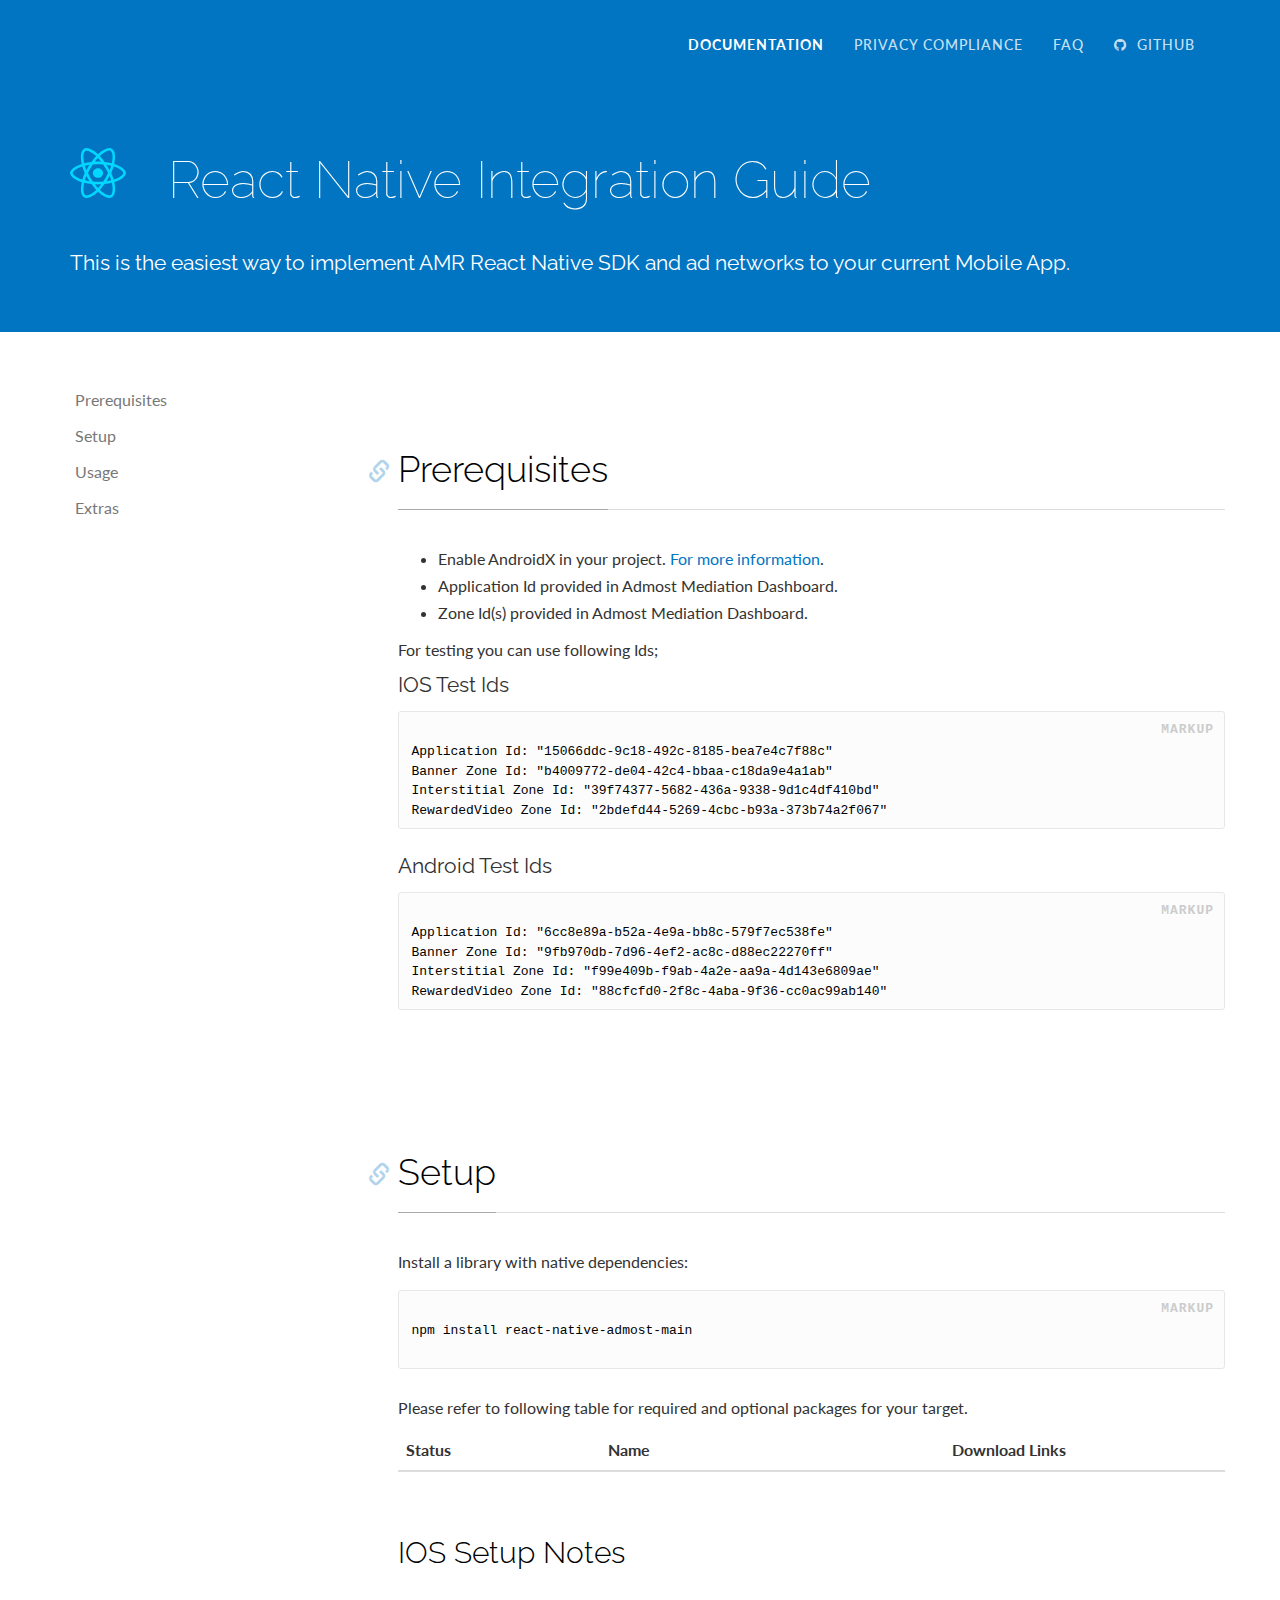
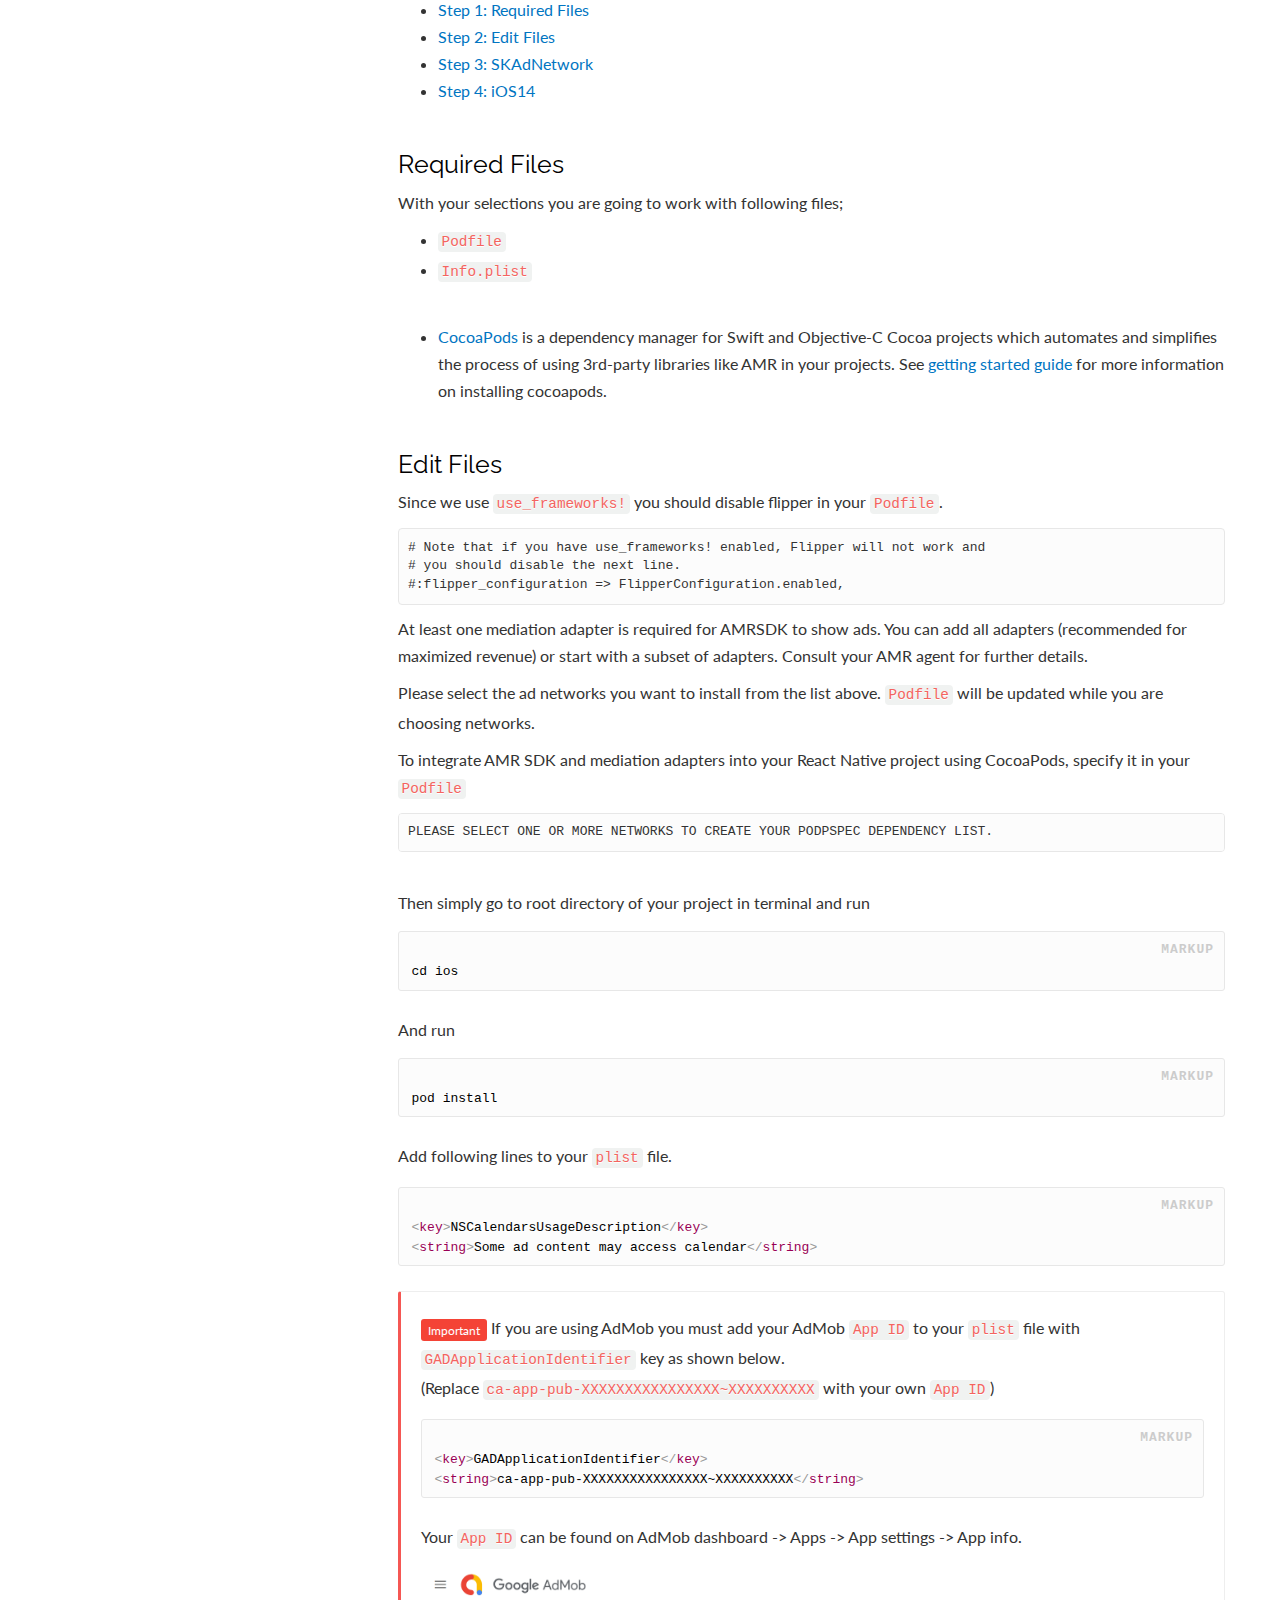
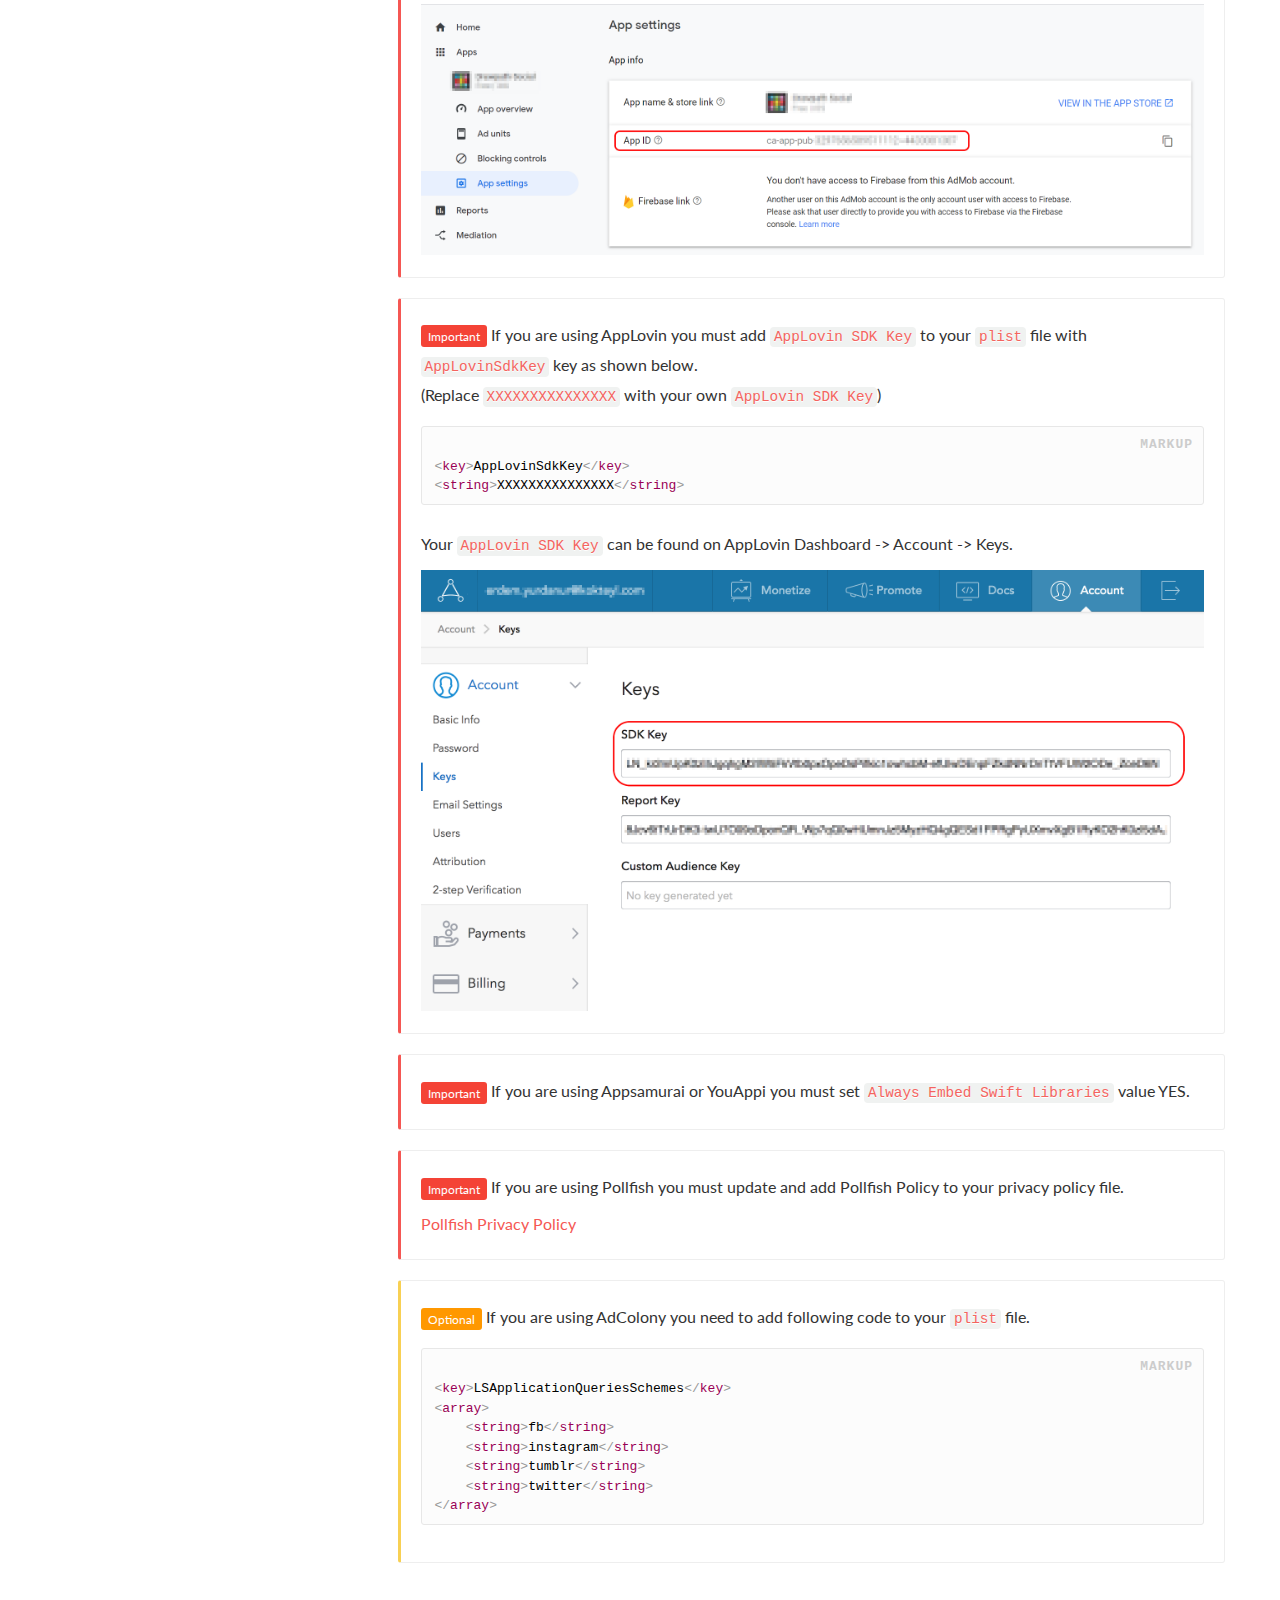
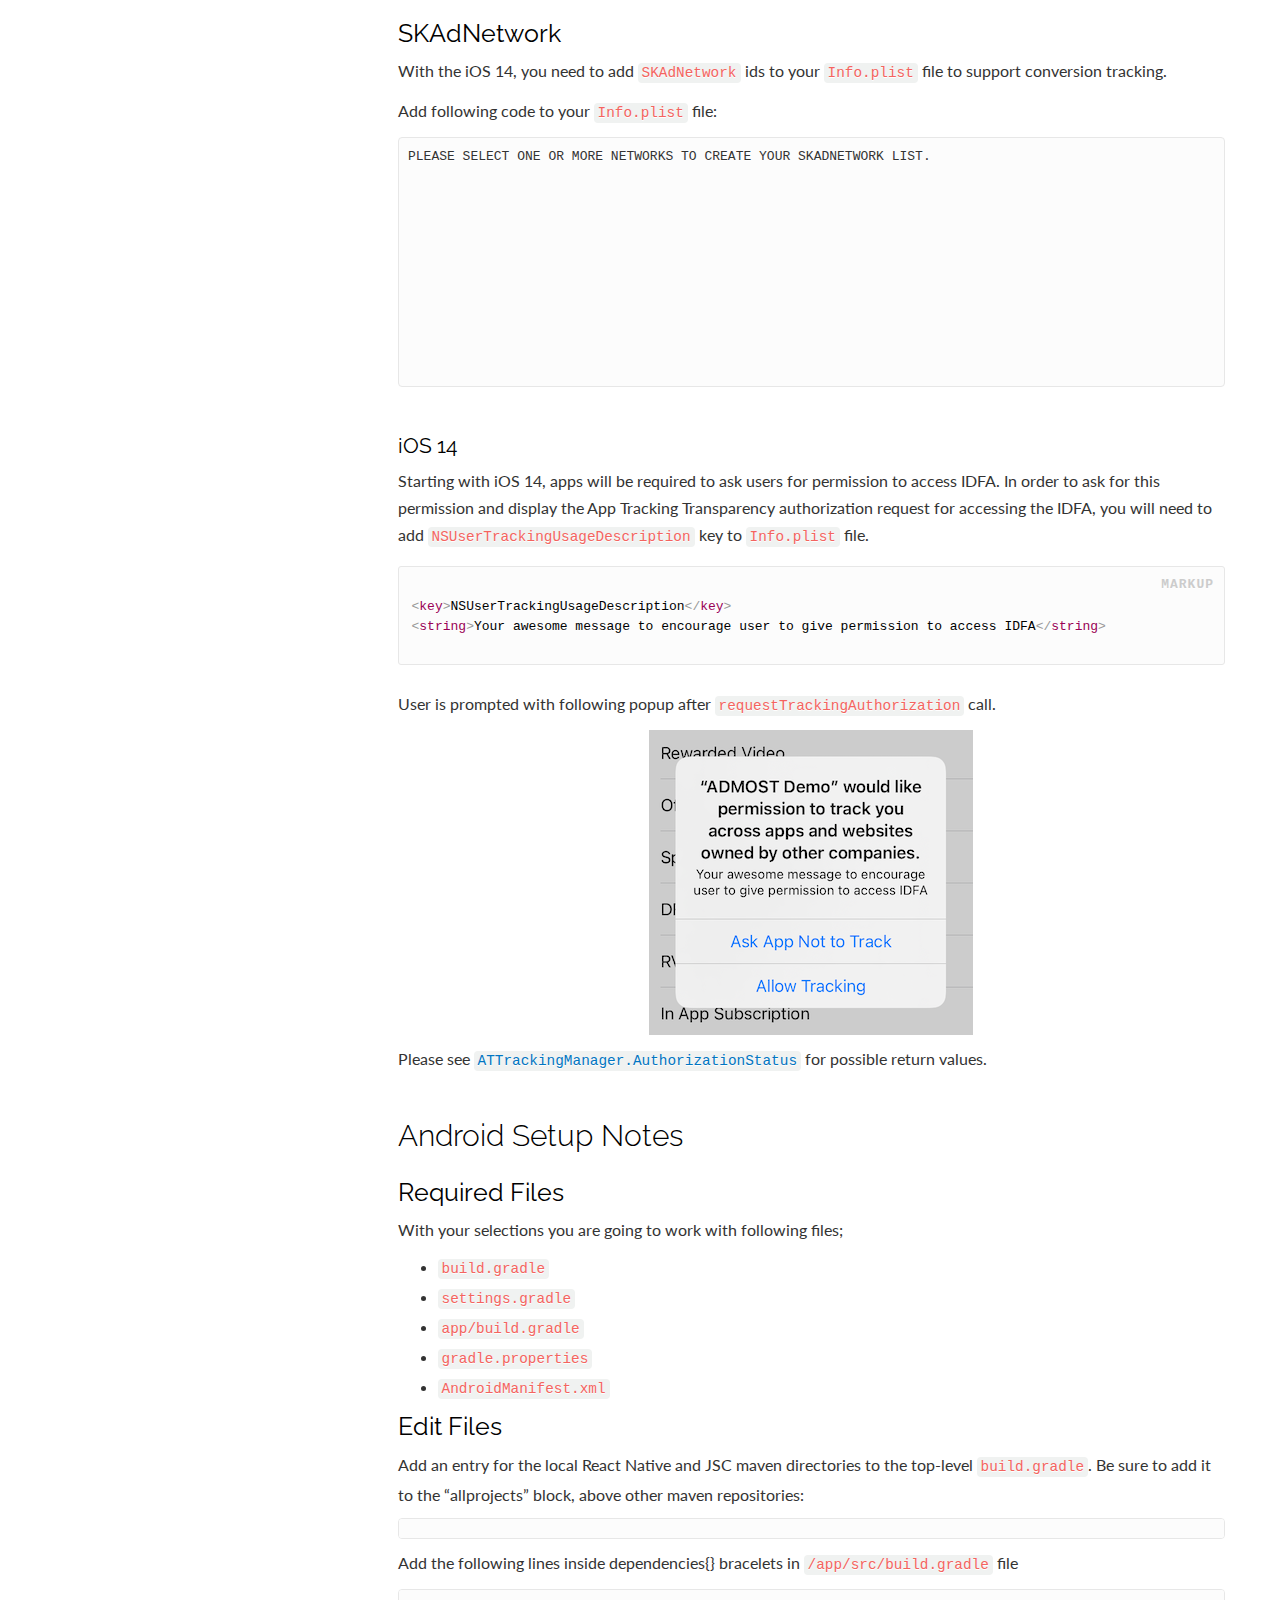
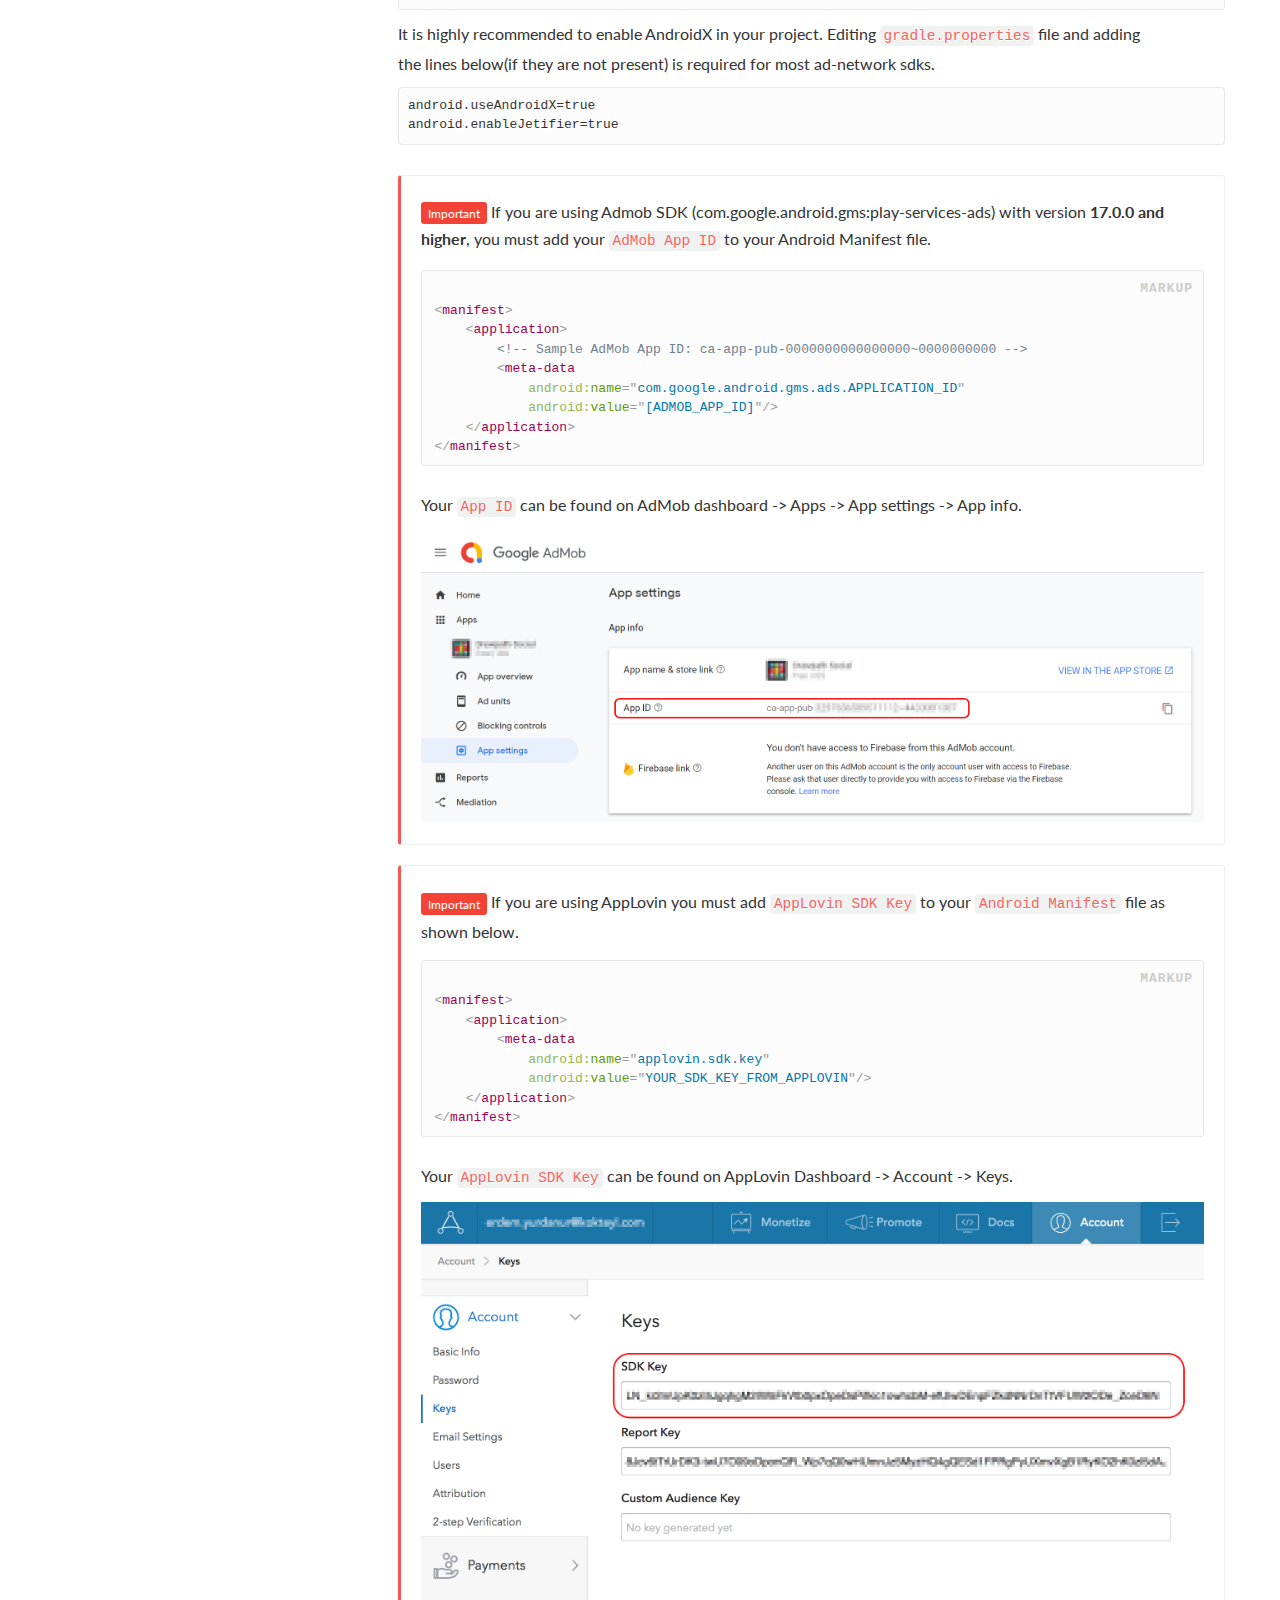
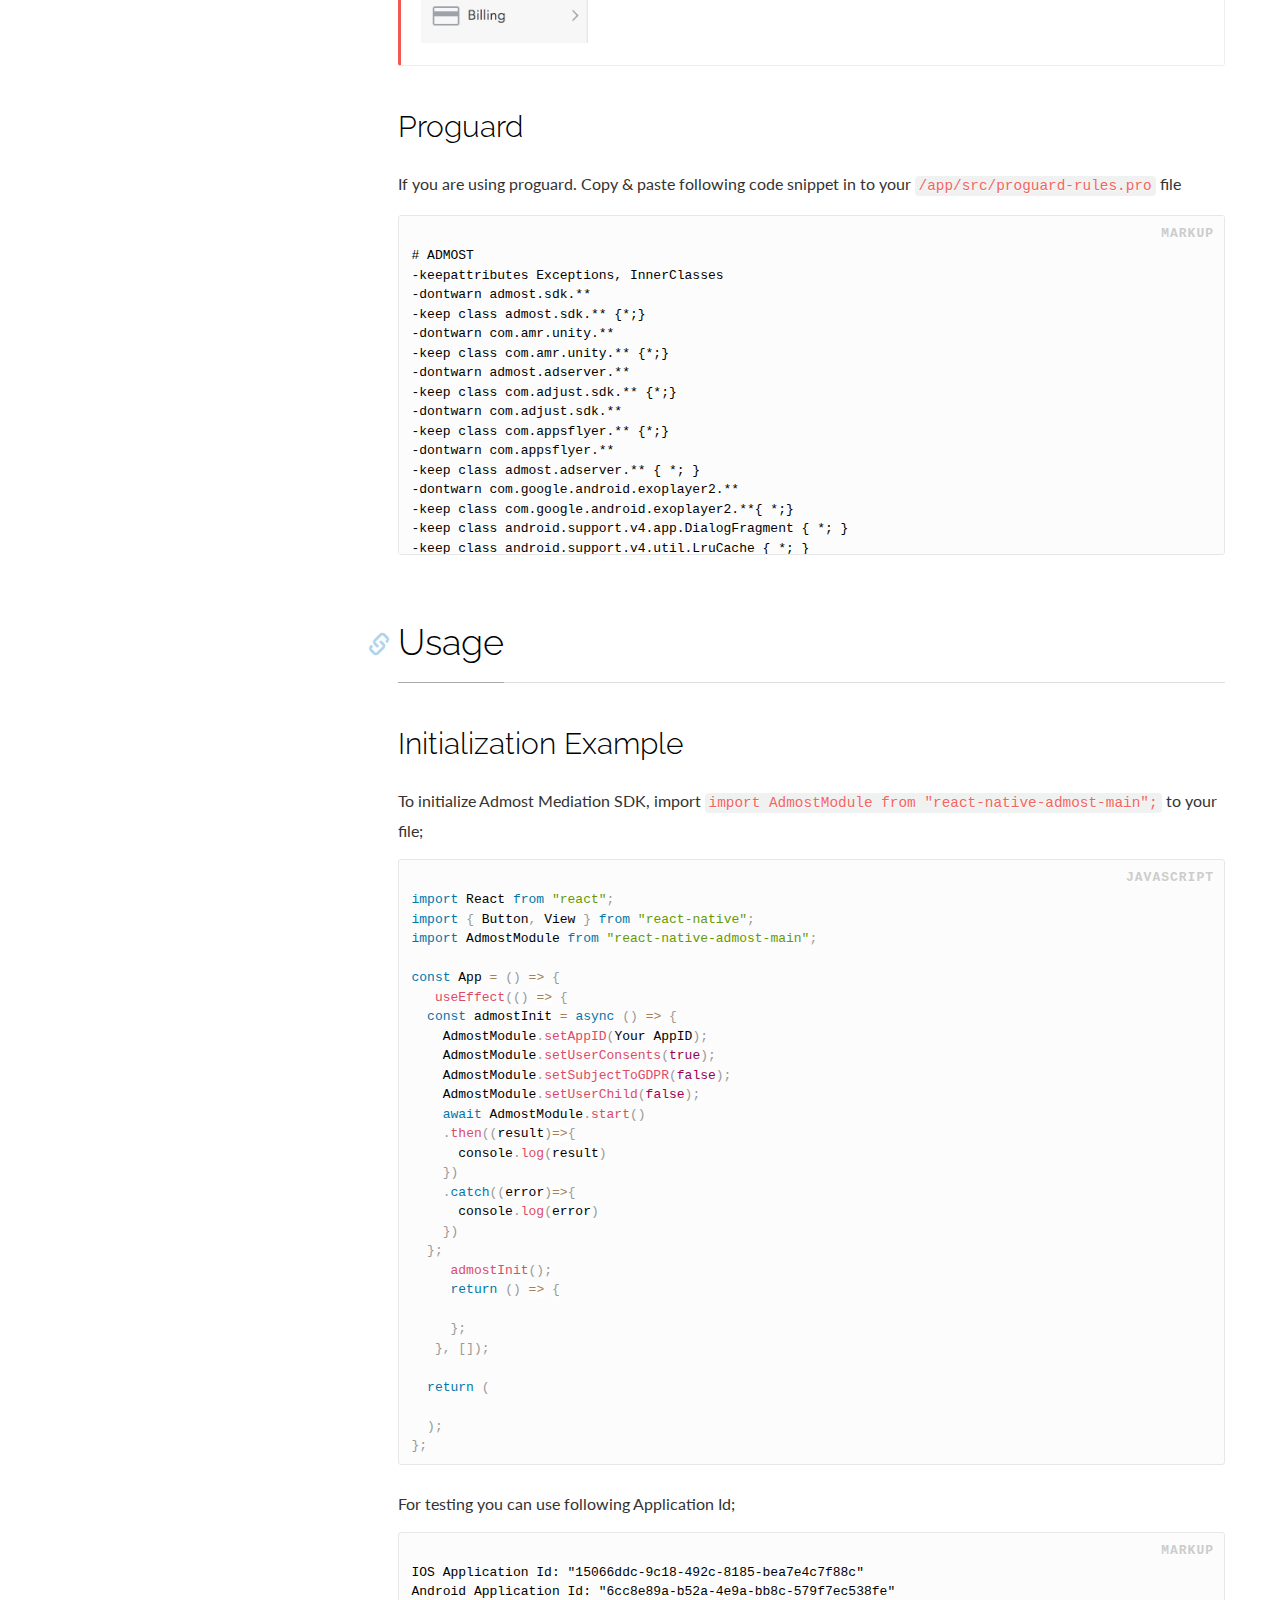
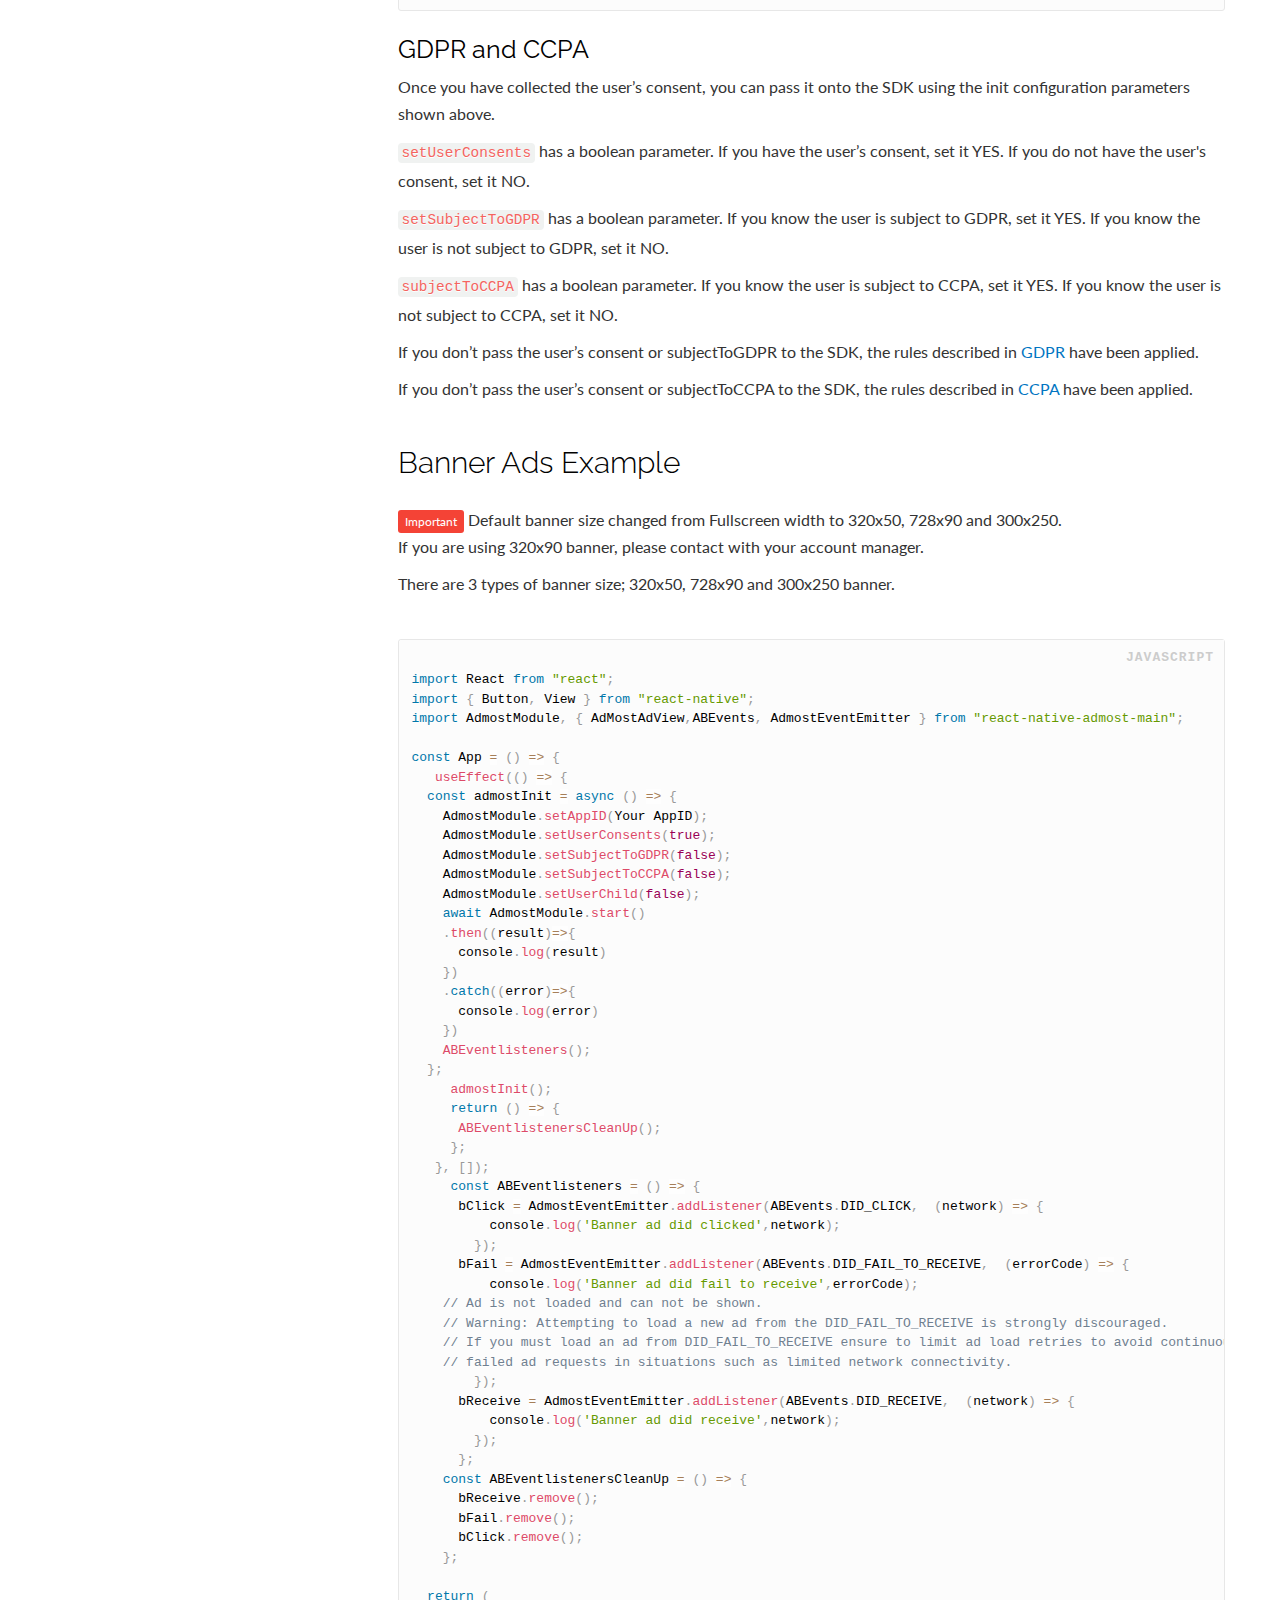
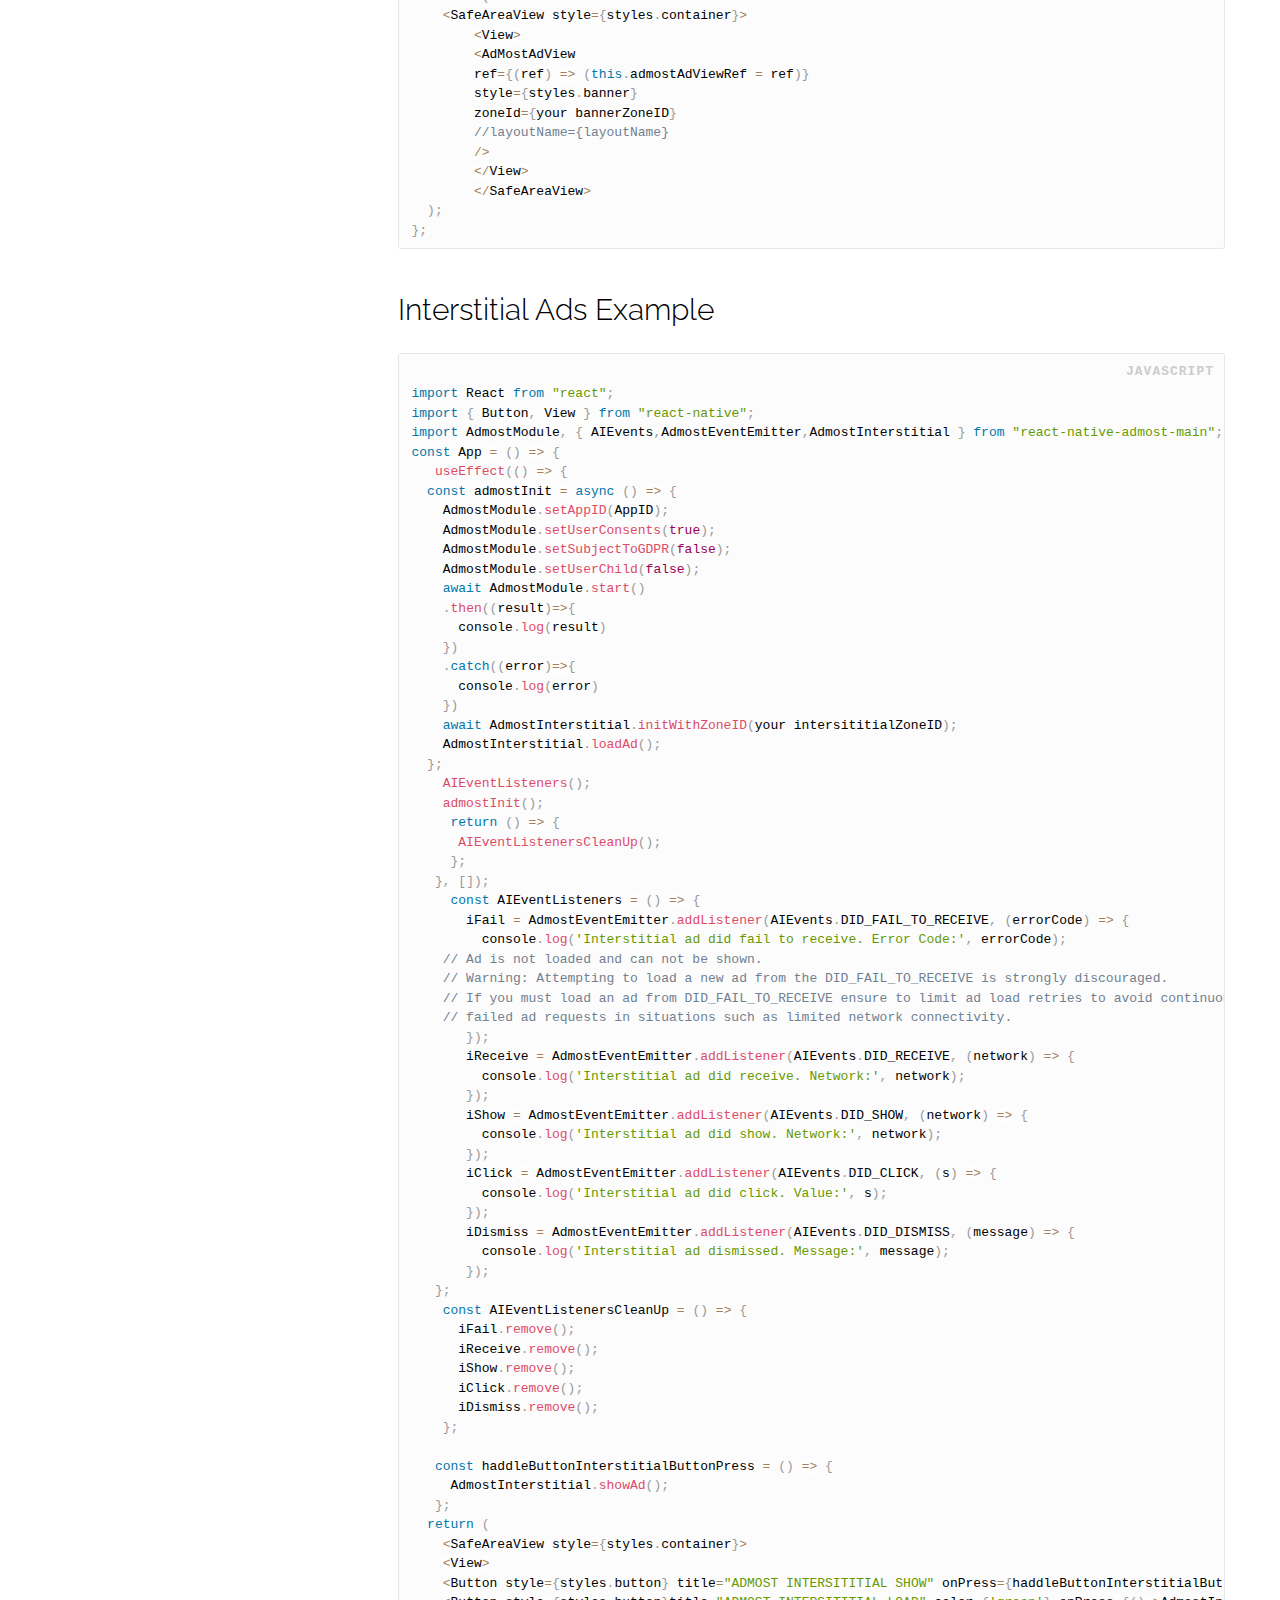
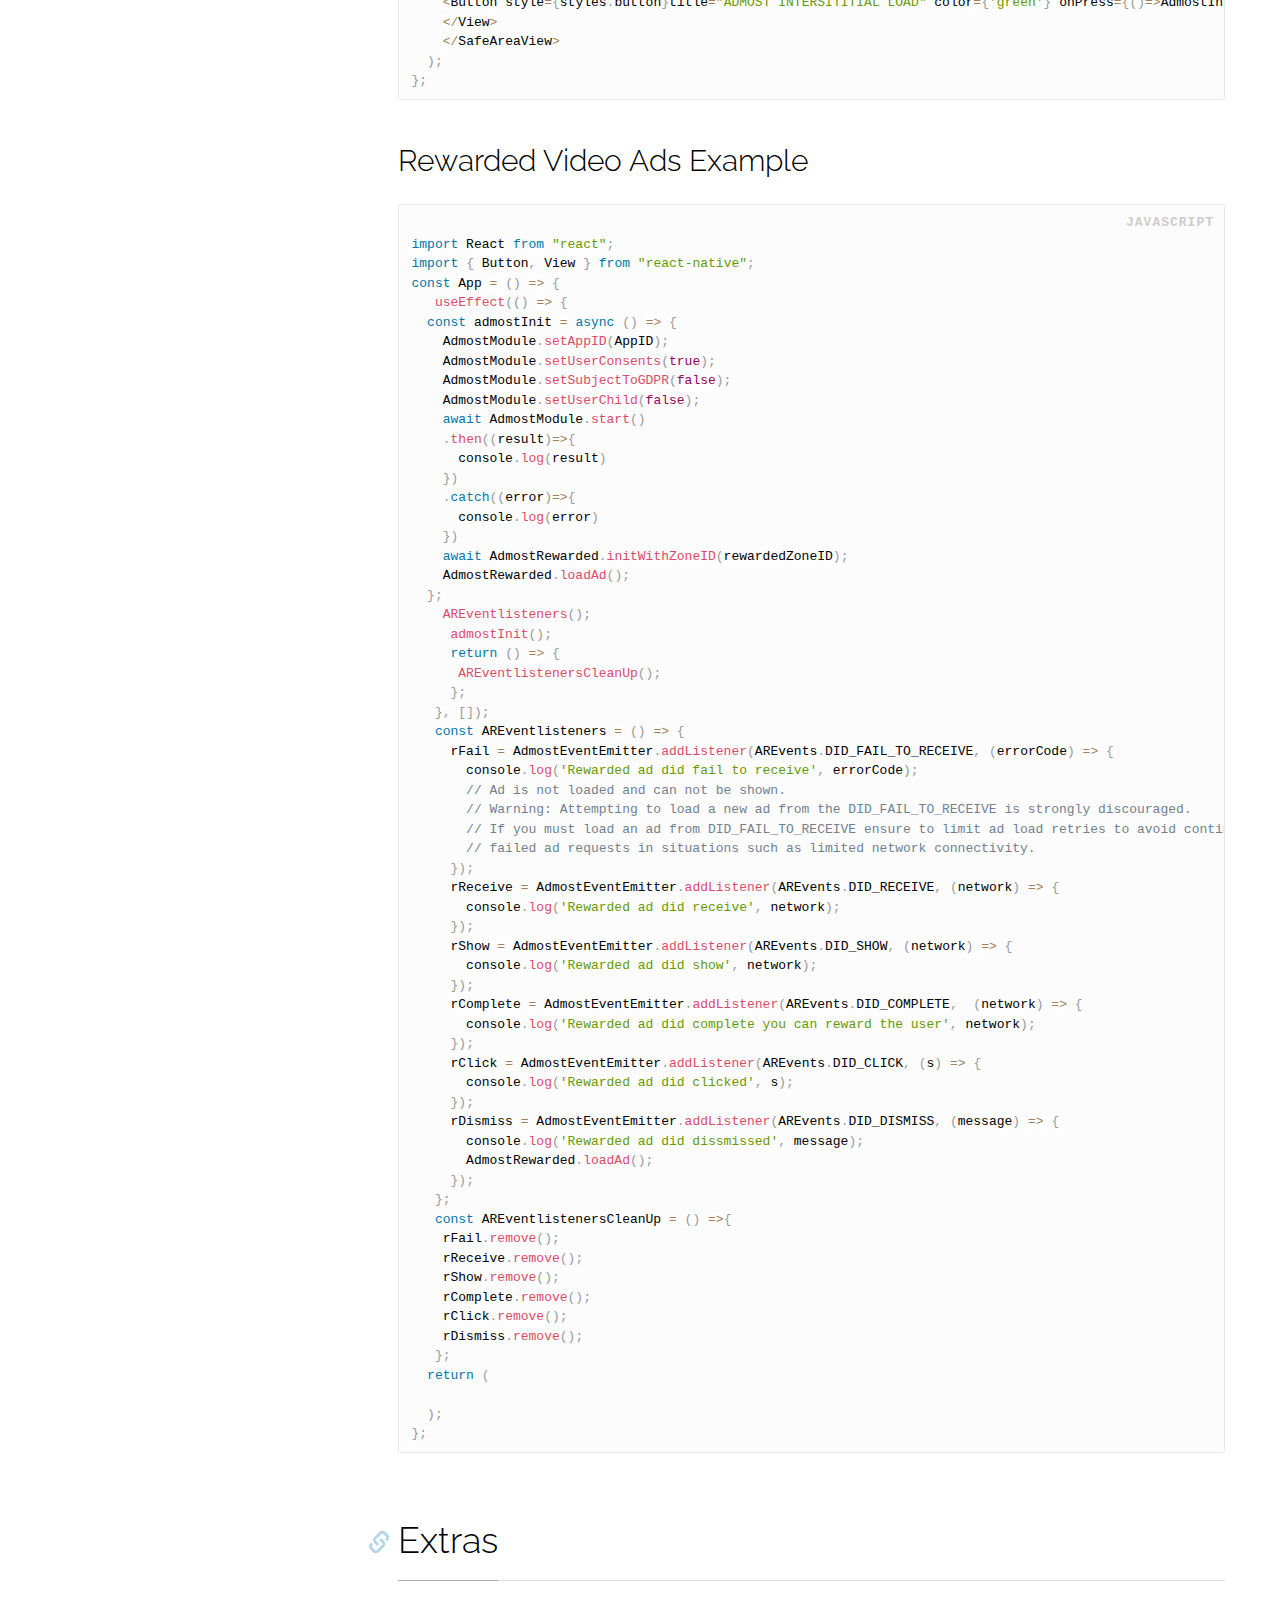
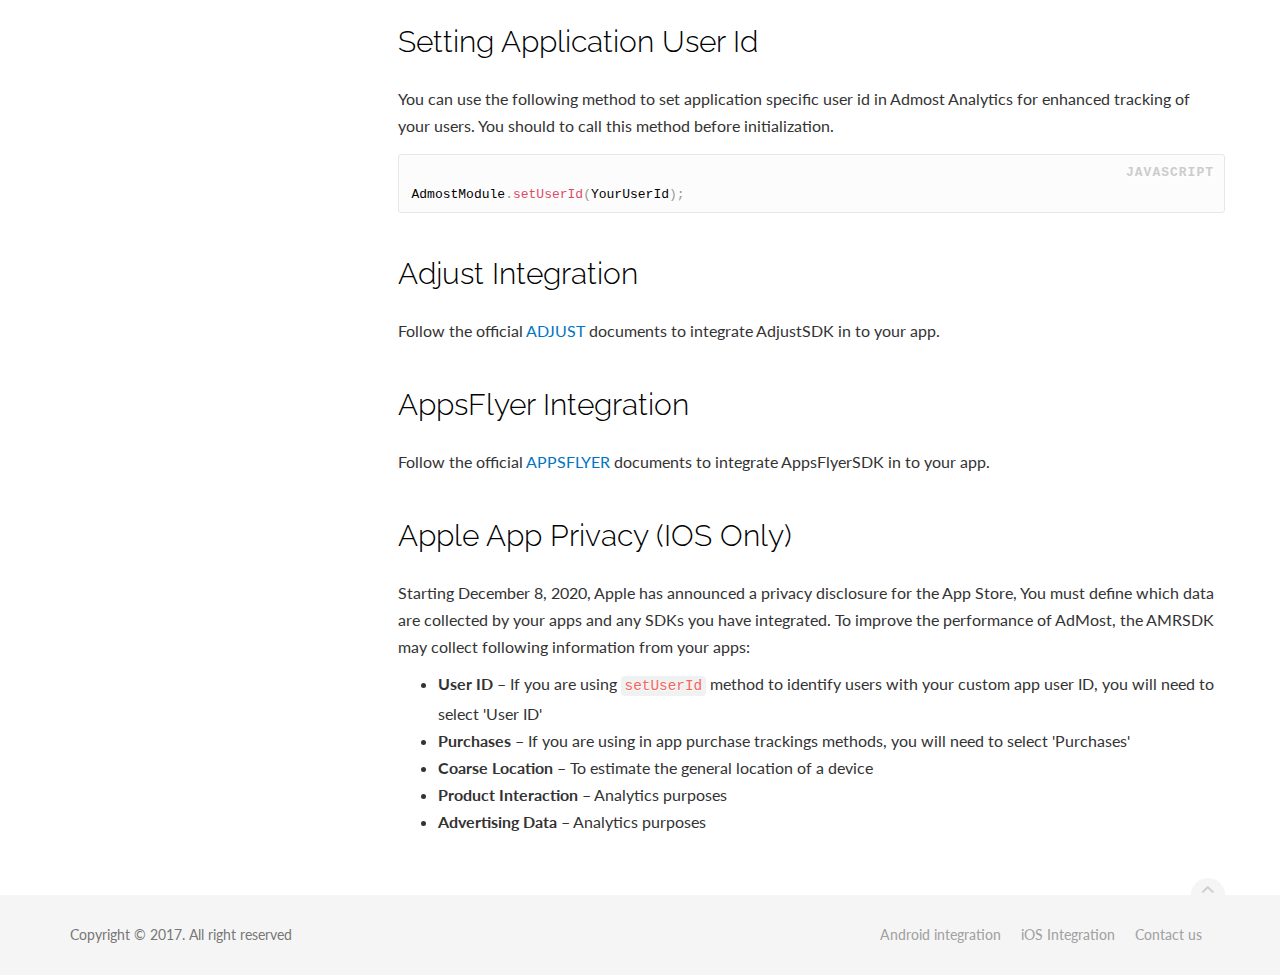
<file: docs/index.html>
<!DOCTYPE html>
<html lang="en">
<head>
    <meta charset="utf-8">
    <meta http-equiv="X-UA-Compatible" content="IE=edge">
    <meta name="viewport" content="width=device-width, initial-scale=1">
    <meta name="description" content="">
    <meta name="keywords" content="">

    <title>AMR - React Native Integration</title>

    <!-- Styles -->
    <link href="assets/css/theDocs.all.min.css" rel="stylesheet">
    <link href="assets/css/custom.css" rel="stylesheet">
    <link href="assets/css/skin/skin-blue.css" rel="stylesheet">

    <!-- Fonts -->
    <link href="https://fonts.googleapis.com/css?family=Raleway:100,300,400,500%7CLato:300,400" rel="stylesheet"
          type="text/css">

    <!-- Scripts -->
    <script src="https://ajax.googleapis.com/ajax/libs/jquery/1.12.4/jquery.min.js"></script>

    <script src="adnetworks.js" type="text/javascript"></script>
    <script src="https://raw.githubusercontent.com/admost/amrandroid/master/docs/android_data.json?"></script>

    <!-- Favicons -->
    <link rel="icon" href="https://dashboard.admost.com/Assets/img/admostfavicon.png">
</head>

<body data-spy="scroll" data-target=".sidebar" data-offset="200">

<header class="site-header navbar-transparent sticky">

    <nav class="navbar navbar-default">
        <div class="container">

            <!-- Toggle buttons and brand -->
            <div class="navbar-header">
                <button type="button" class="navbar-toggle" data-toggle="collapse" data-target="#navbar"
                        aria-expanded="true" aria-controls="navbar">
                    <span class="glyphicon glyphicon-option-vertical"></span>
                </button>

                <button type="button" class="navbar-toggle for-sidebar" data-toggle="offcanvas">
                    <span class="icon-bar"></span>
                    <span class="icon-bar"></span>
                    <span class="icon-bar"></span>
                </button>
                <a class="navbar-brand" href="http://admost.github.io"><img src="assets/img/logo-white.svg" alt="logo"></a>

            </div>
            <!-- END Toggle buttons and brand -->

            <!-- Top navbar -->
            <div id="navbar" class="navbar-collapse collapse" aria-expanded="true" role="banner">
                <ul class="nav navbar-nav navbar-right">
                    <li class="active"><a href="index.html">Documentation</a></li>
                    <li><a target="_blank" href="https://admost.github.io/privacy.html">Privacy Compliance</a></li>
                    <li><a href="faq.html">FAQ</a></li>
                    <li>
                        <a target="_blank" href="https://github.com/admost/amrreact/">
                        <i class="fa fa-github"></i>&nbsp;&nbsp;Github</a>
                    </li>
                </ul>
            </div>
            <!-- END Top navbar -->
        </div>
    </nav>
    <!-- END Top navbar & branding -->

    <!-- Banner -->
    <div class="banner auto-size" style="background-color: #0175C2">
            <div class="container text-white">
                <h1><i class="react-icon"></i>&nbsp; &nbsp;React Native Integration Guide</h1>
                <h5>This is the easiest way to implement AMR React Native SDK and ad networks to your current Mobile App. </h5>
            </div>
        </div>
        <!-- END Banner -->
</header>


<main class="container">
    <div class="row">
        <!-- Sidebar -->
        <aside class="col-sm-3 sidebar">
            <ul class="nav sidenav dropable sticky">
                <li><a href="#prerequisites">Prerequisites</a></li>
                <li>
                    <a href="#setup">Setup</a>
                    <ul>
                        <li>
                            <a href="#ios-setup-notes">IOS Setup Notes</a>
                            <ul style="display: block;">
                                <li><a href="#required-files-ios">Required Files</a></li>
                                <li><a href="#edit-files-ios">Edit Files</a></li>
                                <li><a href="#skadnetwork">SKAdNetwork </a></li>
                                <li><a href="#ios14">iOS14 </a> </li>
                            </ul>
                        </li>
                        <li>
                            <a href="#android-setup-notes">Android Setup Notes</a>
                            <ul style="display: block;">
                                <li><a href="#required-files-android">Required Files</a></li>
                                <li><a href="#edit-files-android">Edit Files</a></li>
                                <li><a href="#proguard">Proguard</a></li>
                            </ul>
                        </li>
                        
                    </ul>
                </li>
                <li>
                    <a href="#usage">Usage</a>
                    <ul>
                        <li><a href="#initialization">Initialization</a></li>
                            <ul style="display: block;">
                                <li><a href="#initgdpr">GDPR and CCPA</a></li>
                            </ul>
                        <li><a href="#banner-ads">Banner Ads</a></li>
                        </li>
                        <li><a href="#interstitial-ads">Interstitial Ads</a></li>
                        <li><a href="#rewarded-video-ads">Rewarded Video Ads</a></li>
                      
                    </ul>
                </li>
                <li><a href="#extras">Extras</a>
                    <ul>
                        <li><a href="#senduserid">Setting Application User Id</a></li>
                        <li><a href="#adjustintegration">Adjust Integration </a></li>
                        <li><a href="#appsflyerintegration">AppsFlyer Integration </a></li>
                        <li><a href="#appprivacy">Apple App Privacy (IOS Only) </a></li>
                    </ul>
                </li>
            </ul>

        </aside>
        <!-- END Sidebar -->

        <!-- Main content -->
        <article class="col-sm-9 main-content" role="main">
            <section>
                <h2 id="prerequisites">Prerequisites</h2>
                <ul>
                    <li>Enable AndroidX in your project. <a href="https://developer.android.com/jetpack/androidx/migrate" target="_blank">For more information</a>.</li>
                    <li>Application Id provided in Admost Mediation Dashboard.</li>
                    <li>Zone Id(s) provided in Admost Mediation Dashboard.</li>
                </ul>

                <p>For testing you can use following Ids;</p>
<h5>IOS Test Ids</h5>
                <pre><code class="language-markup">
Application Id: "15066ddc-9c18-492c-8185-bea7e4c7f88c"
Banner Zone Id: "b4009772-de04-42c4-bbaa-c18da9e4a1ab"
Interstitial Zone Id: "39f74377-5682-436a-9338-9d1c4df410bd"
RewardedVideo Zone Id: "2bdefd44-5269-4cbc-b93a-373b74a2f067"
                </code></pre>
                <h5>Android Test Ids</h5>
                <pre><code class="language-markup">
Application Id: "6cc8e89a-b52a-4e9a-bb8c-579f7ec538fe"
Banner Zone Id: "9fb970db-7d96-4ef2-ac8c-d88ec22270ff"
Interstitial Zone Id: "f99e409b-f9ab-4a2e-aa9a-4d143e6809ae"
RewardedVideo Zone Id: "88cfcfd0-2f8c-4aba-9f36-cc0ac99ab140"
                </code></pre>
            </section>
            <section>
                <h2 id="setup">Setup</h2>
                Install a library with native dependencies:
                <pre><code class="language-markup"> 
                npm install react-native-admost-main
                </code>
                </pre>
                <p>Please refer to following table for required and optional packages for your target.</p>
               
               
                <div class="table-responsive">
                    <table class="table table-info" id="adnetwork-table">
                        <thead>
                        <tr>
                            <th>Status</th>
                            <th>Name</th>
                            <th class="text-center" colspan="2">Download Links</th>
                        </tr>
                        </thead>
                        <tbody>

                        </tbody>
                    </table>
                </div>


                <h3 id="ios-setup-notes">IOS Setup Notes</h3>
                <ul>
                    <li><a href="#required-files-ios">Step 1: Required Files</a></li>
                    <li><a href="#edit-files-ios">Step 2: Edit Files</a></li>
                    <li><a href="#skadnetwork">Step 3: SKAdNetwork </a></li>
                    <li><a href="#ios14">Step 4: iOS14 </a> </li>
                </ul>
                <br/>
                <h4 id="required-files-ios">Required Files</h3>
                    <p>With your selections you are going to work with following files;</p>
                    <ul id="list-of-files">
                        <li><code>Podfile</code></li>
                        <li><code>Info.plist</code></li>
                    </ul>
                    <br/>
                    <ul id="list-of-files">
                        <li> <p><a href="https://cocoapods.org" target="_blank">CocoaPods</a> is a dependency manager for Swift and
                            Objective-C Cocoa projects which automates and simplifies the process of using 3rd-party libraries
                            like AMR in your projects. See <a href="https://guides.cocoapods.org/using/getting-started.html"
                                                              target="_blank">getting started guide</a> for more information on
                            installing cocoapods.</p></li>
                    </ul>
               
                    <br/>

                <h4 id="edit-files-ios">Edit Files</h4>
                <p>
                    Since we use <code> use_frameworks!</code> you should disable flipper in your <code>Podfile</code>. 
                   
                </p>
                <pre><code>
# Note that if you have use_frameworks! enabled, Flipper will not work and
# you should disable the next line.
#:flipper_configuration => FlipperConfiguration.enabled,
                </code></pre>
                <p>
                    At least one mediation adapter is required for AMRSDK to show ads. You can add all adapters
                    (recommended for maximized revenue) or start with a subset of adapters. Consult your AMR agent for
                    further details.
                </p>

                <p>Please select the ad networks you want to install from the list above. 

                    <code>Podfile</code> will be updated while you are choosing networks. </p>

                <div class="row" id="adnetwork-button-list">
                </div>

                <p>To integrate AMR SDK and mediation adapters into your React Native project using CocoaPods, specify it in
                    your <code>Podfile</code></p>

                <pre><code id="file-pod">
                    PLEASE SELECT ONE OR MORE NETWORKS TO CREATE YOUR PODPSPEC DEPENDENCY LIST.
                </code></pre>
                <br/>
                <span>Then simply go to root directory of your project in terminal and run </span>
                <pre><code class="language-markup" >cd ios</code></pre>
                <span>And run</span>
                <pre><code class="language-markup" >pod install</code></pre>
                <p>Add following lines to your <code>plist</code> file. 
                </p>
                <pre><code class="language-markup">&lt;key&gt;NSCalendarsUsageDescription&lt;/key&gt;
&lt;string&gt;Some ad content may access calendar&lt;/string&gt;</code></pre>

                <div class="callout callout-danger" role="alert">
                    <h4></h4>

                    <p><span class="label label-danger">Important</span> If you are using AdMob you must add your AdMob <code>App ID</code> to your <code>plist</code> file with <code>GADApplicationIdentifier</code> key as shown below. <br/>(Replace <code>ca-app-pub-XXXXXXXXXXXXXXXX~XXXXXXXXXX</code> with your own <code>App ID</code>)</p>
						<pre>
<code class="language-markup">
&lt;key&gt;GADApplicationIdentifier&lt;/key&gt;
&lt;string&gt;ca-app-pub-XXXXXXXXXXXXXXXX~XXXXXXXXXX&lt;/string&gt;
</code></pre>

                    <p>Your <code>App ID</code> can be found on AdMob dashboard -&gt; Apps -&gt; App settings -&gt; App info.</p>
                    <p><img class="img-responsive" src="assets/img/admob_appid.png" alt="admob_appid.png"></p>
                </div>

                <div class="callout callout-danger" role="alert">
                   <h4></h4>
                   <p><span class="label label-danger">Important</span> If you are using AppLovin you must add <code>AppLovin SDK Key</code> to your <code>plist</code> file with <code>AppLovinSdkKey</code> key as shown below. <br/>(Replace <code>XXXXXXXXXXXXXXX</code> with your own <code>AppLovin SDK Key</code>)
	</p>
<pre><code class="language-markup">
&lt;key&gt;AppLovinSdkKey&lt;/key&gt;
&lt;string&gt;XXXXXXXXXXXXXXX&lt;/string&gt;
</code></pre>
                    <p>Your <code>AppLovin SDK Key</code> can be found on AppLovin Dashboard -&gt; Account -&gt; Keys.</p>
 <p><img class="img-responsive" src="assets/img/applovin_sdkkey.png" alt="applovin_sdkkey.png"></p>
                </div>

                <div class="callout callout-danger" role="alert">
                        <h4></h4>
                        <p><span class="label label-danger">Important</span> If you are using Appsamurai or YouAppi you must set <code>Always Embed Swift Libraries</code> value YES.</p>
                </div>

                <div class="callout callout-danger" role="alert">
                        <h4></h4>
                        <p><span class="label label-danger">Important</span> If you are using Pollfish you must update and add Pollfish Policy to your privacy policy file.	</p>
                        <p><a href="https://www.pollfish.com/docs/ios" target="_blank">Pollfish Privacy Policy</a></p>
                </div>

                <div class="callout callout-warning" role="alert">
                        <h4></h4>
                        <p><span class="label label-warning">Optional</span> If you are using AdColony you need to add following code to your <code>plist</code> file.</p>
                        <pre><code class="language-markup">
&lt;key&gt;LSApplicationQueriesSchemes&lt;/key&gt;
&lt;array&gt;
    &lt;string&gt;fb&lt;/string&gt;
    &lt;string&gt;instagram&lt;/string&gt;
    &lt;string&gt;tumblr&lt;/string&gt;
    &lt;string&gt;twitter&lt;/string&gt;
&lt;/array&gt;
                        </code></pre>
                </div>
<br/>
                <h4 id="skadnetwork">SKAdNetwork</h4>
                <p>With the iOS 14, you need to add <code>SKAdNetwork</code> ids to your <code>Info.plist</code> file to support conversion tracking.</p>
                <p>Add following code to your <code>Info.plist</code> file:</p>

                <pre style="height: 250px;"><code id="file-ios-14">PLEASE SELECT ONE OR MORE NETWORKS TO CREATE YOUR SKADNETWORK LIST.</code></pre>

                <br/>

                
                <h5 id="ios14"> iOS 14</h5>
                    <p>Starting with iOS 14, apps will be required to ask users for permission to access IDFA. In order to ask for this permission and display the App Tracking Transparency authorization request for accessing the IDFA, you will need to add <code>NSUserTrackingUsageDescription</code> key to <code>Info.plist</code> file.</p>
                    <pre>
<code class="language-markup">
&lt;key&gt;NSUserTrackingUsageDescription&lt;/key&gt;
&lt;string&gt;Your awesome message to encourage user to give permission to access IDFA&lt;/string&gt;
</code>
                    </pre>
                    <p>User is prompted with following popup after <code>requestTrackingAuthorization</code> call.
						
									 <p><center><img class="img-responsive" src="assets/img/att-iOS.PNG" alt="att-iOS.png"></center></p>
					
				                    <p>Please see <code><a href="https://developer.apple.com/documentation/apptrackingtransparency/attrackingmanager/authorizationstatus" target="_blank">ATTrackingManager.AuthorizationStatus</a></code> for possible return values.
									</p>
									<!-- </section> <section> -->
                <h3 id="android-setup-notes">Android Setup Notes</h3>
                <h4 id="required-files-android">Required Files</h3>
                <p>With your selections you are going to work with following files;</p>
                <ul id="list-of-files">
                    <li><code>build.gradle</code></li>
                    <li><code>settings.gradle</code></li>
                    <li><code>app/build.gradle</code></li>
                    <li><code>gradle.properties</code></li>
                    <li><code>AndroidManifest.xml</code></li>
                </ul>
                <h4 id="edit-files-android">Edit Files</h3>
                <p>Add an entry for the local React Native and JSC maven directories to the top-level <code>build.gradle</code>. Be sure to add it to the “allprojects” block, above other maven repositories:</p>
                <pre><code id="code-projectgradle"></code></pre> 
    <p> Add the following lines inside dependencies{} bracelets in <code>/app/src/build.gradle</code>  file</p> 
                     <pre><code id="code-dependencies"></code></pre> 

                    <div class="row" id="file-appgradle">
                    </div>
					<div class="row" id="file-gradleproperties">
                    </div>
                    <div class="row" id="file-androidmanifest">
                    </div>
                    <div class="row">
                        <div class="col-md-11">
                            <p>It is highly recommended to enable AndroidX in your project. Editing <code>gradle.properties</code> file and adding the lines below(if they are not present) is required for most ad-network sdks.</b> </p>
                        </div>
                        
                        <div class="col-md-12" id="file-gradleproperties">
<pre>
<code id="code-gradleproperties">
android.useAndroidX=true
android.enableJetifier=true
</code>
</pre>
                        </div>
                    </div>
                    <div class="callout callout-danger" role="alert">
                        <h4></h4>
    
                        <p><span class="label label-danger">Important</span> If you are using Admob SDK (com.google.android.gms:play-services-ads) with version
                            <b>17.0.0 and higher</b>, you must add your <code>AdMob App ID</code> to your Android Manifest
                            file. </p>
                        <pre><code class="language-markup" id="code-androidmanifest2">
&lt;manifest&gt;
    &lt;application&gt;
        &lt;!-- Sample AdMob App ID: ca-app-pub-0000000000000000~0000000000 --&gt;
        &lt;meta-data
            android:name="com.google.android.gms.ads.APPLICATION_ID"
            android:value="[ADMOB_APP_ID]"/&gt;
    &lt;/application&gt;
&lt;/manifest&gt;
                        </code></pre>
    
                        <p>Your <code>App ID</code> can be found on AdMob dashboard -&gt; Apps -&gt; App settings -&gt; App info.</p>
                        <p><img class="img-responsive" src="assets/img/admob_appid.png" alt="admob_appid.png"></p>
                    </div>
                    
                    <div class="callout callout-danger" role="alert">
                        <h4></h4>
                        <p><span class="label label-danger">Important</span> If you are using AppLovin you must add <code>AppLovin SDK Key</code> to your <code>Android Manifest</code> file as shown below. <br/>
         </p>
     <pre><code class="language-markup">&lt;manifest&gt;
    &lt;application&gt;
        &lt;meta-data
            android:name="applovin.sdk.key"
            android:value="YOUR_SDK_KEY_FROM_APPLOVIN"/&gt;
    &lt;/application&gt;
&lt;/manifest&gt;
     
     </code></pre>
                         <p>Your <code>AppLovin SDK Key</code> can be found on AppLovin Dashboard -&gt; Account -&gt; Keys.</p>
      <p><img class="img-responsive" src="assets/img/applovin_sdkkey.png" alt="applovin_sdkkey.png"></p>
                     </div>

                    <div  id="nend_warning" style="display: none;">
                        <div class="callout callout-danger" role="alert">
                                <h4><span class="label label-danger">Important</span> Nend Ad-Network Usage Warning </h4>
                                <p><b>Skip this subsection if you don't use Nend ad-network.</b></p>
                                <p>If you use Nend network and enable shrinkResources in your app, in addition to
                                    minifyEnabled (in build gradle file: android > buildTypes > <b>shrinkResources
                                        true</b>),
                                    you should have a file named <b>keep.xml</b> under res > raw folder with the following
                                    content:<br>
                                    <pre> <code class="language-markup">
&lt;?xml version="1.0" encoding="utf-8"?&gt;
    &lt;resources xmlns:tools="http://schemas.android.com/tools"
    tools:keep="@drawable/*_thumb,@drawable/*nend*"
    tools:shrinkMode="strict" /&gt;
                                    </code></pre>
                                </p>
                        </div>
                    </div>

                    <div id="adgem_warning" style="display: none;">
                        <div class="callout callout-danger" role="alert">
                                    <h4><span class="label label-danger">Important</span> AdGem Ad-Network Usage Warning </h4>
                                    <p><b>Skip this subsection if you don't use AdGem ad-network.</b></p>
                                    <pre><code class="language-markup">
// Step 1: You must use Java 8 if you want to use AdGem ad-network. 
// Add the lines inside of app's build.gradle file > 'android' tag.
compileOptions {
    sourceCompatibility JavaVersion.VERSION_1_8
    targetCompatibility JavaVersion.VERSION_1_8
}

// Step 2: Create a new XML resource file called adgem_config.xml within the res/xml directory.
// If the xml directory does not exist, please create it.
&lt;adgem-configuration applicationId="ADGEM_APP_ID" 
standardVideoAdsEnabled="false" 
rewardedVideoAdsEnabled="false" 
offerWallEnabled="true" /&gt; 

// Step 3: Add following lines to AndroidManifest.xml file.
&lt;meta-data android:name="com.adgem.Config" 
android:resource="@xml/adgem_config"/&gt; 
                                        </code></pre>
                                
                        </div>
                    </div>
                    <div id="kidoz_warning" style="display: none;">
                        <div class="callout callout-danger" role="alert">
                                    <h4><span class="label label-danger">Important</span> Kidoz Ad-Network Usage Warning </h4>
                                    <p><b>Skip this subsection if you don't use Kidoz ad-network.</b></p>
                                    Add following lines to AndroidManifest.xml file under application tag.
    
                                    <pre><code class="language-markup">
&lt;receiver android:name="com.kidoz.sdk.api.receivers.SdkReceiver" android:enabled="true" &gt;
    &lt;intent-filter&gt;
        &lt;action android:name="android.intent.action.PACKAGE_ADDED"/&gt;
            &lt;data android:scheme="package"/&gt;
    &lt;/intent-filter&gt;
&lt;/receiver>&gt;
                                    </code></pre>
        
                                    </p>
                        </div>
                    </div>

                 <h3 id="proguard">Proguard</h3>  
                 <p>If you are using proguard. Copy & paste following code snippet in to your <code>/app/src/proguard-rules.pro</code> file</p>

                 <pre class="pre-scrollable"><code class="language-markup" id="code-proguard">
# ADMOST
-keepattributes Exceptions, InnerClasses
-dontwarn admost.sdk.**
-keep class admost.sdk.** {*;}
-dontwarn com.amr.unity.**
-keep class com.amr.unity.** {*;}
-dontwarn admost.adserver.**
-keep class com.adjust.sdk.** {*;}
-dontwarn com.adjust.sdk.**
-keep class com.appsflyer.** {*;}
-dontwarn com.appsflyer.**
-keep class admost.adserver.** { *; }
-dontwarn com.google.android.exoplayer2.**
-keep class com.google.android.exoplayer2.**{ *;}
-keep class android.support.v4.app.DialogFragment { *; }
-keep class android.support.v4.util.LruCache { *; }


# VOLLEY
-keep class com.android.volley.** { *; }
-keep interface com.android.volley.** { *; }
-keep class org.apache.commons.logging.**

# # # # # # # # # # # # # # # # # # # # # # # # # # # # # # # # # # # # # # # # # # # # # # # # # #

# ADCOLONY
-dontwarn com.adcolony.**
-keep class com.adcolony.** { *; }
-keepclassmembers class * { @android.webkit.JavascriptInterface &lt;methods&gt;; }
-keepclassmembers class com.adcolony.sdk.ADCNative** { *; }

# ADGEM
-keep class com.adgem.** { *; }
-dontwarn com.adgem.**

# ADMOB / ADX / GOOGLE
-keep class com.android.vending.billing.**
-keep public class com.google.android.gms.ads.** { public *; }
-keep public class com.google.ads.** { public *; }
-keep class com.google.android.gms.** { *; }
-dontwarn com.google.android.gms.**
-keep public class com.google.android.gms.common.internal.safeparcel.SafeParcelable { public static final *** NULL; }
-keepnames class * implements android.os.Parcelable
-keepclassmembers class * implements android.os.Parcelable { public static final *** CREATOR; }
-keep @interface android.support.annotation.Keep
-keep @android.support.annotation.Keep class *
-keepclasseswithmembers class * { @android.support.annotation.Keep &lt;fields&gt;; }
-keepclasseswithmembers class * { @android.support.annotation.Keep &lt;methods&gt;; }
-keep @interface com.google.android.gms.common.annotation.KeepName
-keepnames @com.google.android.gms.common.annotation.KeepName class *
-keepclassmembernames class * { @com.google.android.gms.common.annotation.KeepName *; }
-keep @interface com.google.android.gms.common.util.DynamiteApi
-keep public @com.google.android.gms.common.util.DynamiteApi class * { public &lt;fields&gt;; public &lt;methods&gt;; }
-keep public @com.google.android.gms.common.util.DynamiteApi class * { *; }
-keep class com.google.android.apps.common.proguard.UsedBy*
-keep @com.google.android.apps.common.proguard.UsedBy* class *
-keepclassmembers class * { @com.google.android.apps.common.proguard.UsedBy* *; }
-dontwarn android.security.NetworkSecurityPolicy
-dontwarn android.app.Notification

#ADTIMING
-dontwarn com.aiming.mdt.**.*
-dontoptimize
-dontskipnonpubliclibraryclasses
-keepattributes *Annotation*
#adt
-keep class com.aiming.mdt.**{ *; }
-keepattributes *Annotation*,InnerClasses
-keepnames class * implements android.os.Parcelable {
public static final ** CREATOR;
}
#R
-keepclassmembers class **.R$* {
public static &lt;fields&gt;;
}

# AMAZON
-dontwarn com.amazon.**
-keep class com.amazon.** { *; }
-dontwarn org.apache.http.**
-keepattributes *Annotation*

# APPLOVIN
-dontwarn com.applovin.**
-keep class com.applovin.** { *; }

# APPNEXT
-keep class com.appnext.** { *; }
-dontwarn com.appnext.**

# APPSAMURAI
-keepclassmembers,allowobfuscation class * {
    @com.google.gson.annotations.SerializedName &lt;fields&gt;;
}

# AVOCARROT - GLISPA
-keep class com.avocarrot.** { *; }
-dontwarn com.avocarrot.**
-keep class com.google.android.exoplayer2.SimpleExoPlayer
-dontwarn com.google.android.exoplayer2.SimpleExoPlayer

# CHARTBOOST
-dontwarn org.apache.http.**
-dontwarn com.chartboost.sdk.impl.**
-keep class com.chartboost.sdk.** { *; }
-keepattributes *Annotation*

# CRITEO
-dontwarn com.criteo.**
-keep class com.criteo.** { *; }

# DISPLAYIO
-keep class io.display.sdk.** { *; }
-dontwarn io.display.sdk.**
-keep class com.brandio.ads.** { *;}
-dontwarn com.brandio.ads.**

# FACEBOOK
-dontwarn com.facebook.ads.**
-dontnote com.facebook.ads.**
-keep class com.facebook.** { *; }
-keepattributes Signature
-keep class com.google.android.exoplayer2.** {*;}
-dontwarn com.google.android.exoplayer2.**

# FLURRY
-keep class com.flurry.** { *; }
-dontwarn com.flurry.**
-keepattributes *Annotation*,EnclosingMethod,Signature
-keepclasseswithmembers class * { public &lt;init&gt;(android.content.Context, android.util.AttributeSet, int); }
-keep class * extends java.util.ListResourceBundle { protected Object[][] getContents(); }
-keep public class com.google.android.gms.common.internal.safeparcel.SafeParcelable { public static final *** NULL; }
-keepnames @com.google.android.gms.common.annotation.KeepName class *
-keepclassmembernames class * { @com.google.android.gms.common.annotation.KeepName *; }
-keepnames class * implements android.os.Parcelable { public static final ** CREATOR; }

# FREECORP
-keep class com.fly.** { *; }
-dontwarn com.fly.**

# FYBER
-keep class com.fyber.** { *; }
-dontwarn com.fyber.**
-keep class com.fyber.mediation.MediationConfigProvider { public static *; }
-keep class com.fyber.mediation.MediationAdapterStarter { public static *; }
-keepclassmembers class com.fyber.ads.videos.mediation.** { void setValue(java.lang.String); }

# HUAWEI-ADS
-keep class com.huawei.openalliance.ad.** { *; }
-keep class com.huawei.hms.ads.** { *; }

# INMOBI
-keepattributes SourceFile,LineNumberTable
-keep class com.inmobi.** {*;}
-dontwarn com.inmobi.**
-keep public class com.google.android.gms.**
-dontwarn com.google.android.gms.**
-dontwarn com.squareup.picasso.**
-keep class com.google.android.gms.ads.identifier.AdvertisingIdClient{public *;}
-keep class com.google.android.gms.ads.identifier.AdvertisingIdClient$Info{public *;}
-keep class com.squareup.picasso.** {*;}
-dontwarn com.squareup.picasso.**
-dontwarn com.squareup.okhttp.**
-keep class com.moat.** {*;}
-dontwarn com.moat.**
-keep class com.integralads.avid.library.* {*;}


# INNERACTIVE
-dontwarn com.fyber.**
-keep class com.fyber.** {*;}
-dontwarn com.inneractive.api.ads.**
-keep class com.inneractive.api.ads.** {*;}
-keepclassmembers class com.inneractive.api.ads.** {*;}
-keepclassmembers class com.inneractive.api.ads.sdk.nativead.** {*;}
-keepattributes Signature
-keepattributes *Annotation*
-keep class sun.misc.Unsafe { *; }
-keep class com.google.gson.stream.** { *; }
-keep class com.google.gson.examples.android.model.** { *; }
-keep class com.google.gson.Gson { *; }
-keep class com.google.gson.GsonBuilder { *; }
-keep class com.google.gson.FieldNamingStrategy { *; }

# IRONSOURCE
-dontwarn com.ironsource.**
-keep class com.ironsource.** { *; }
-keepclassmembers class * implements android.os.Parcelable { public static final android.os.Parcelable$Creator *; }
-keep public class com.google.android.gms.ads.** { public *; }
-keep class com.ironsource.adapters.** { *; }
-dontwarn com.moat.**
-keep class com.moat.** { public protected private *; }

# LOOPME
-dontwarn com.loopme.**
-keep class com.loopme.** { *; }

# MEDIABRIX
-keep class com.mediabrix.** { *; }
-keep class com.moat.** { *; }
-keep class mdos.** { *; }
-dontwarn com.mediabrix.**
-dontwarn com.moat.**
-dontwarn mdos.**

# MILLENNIAL & NEXAGE
-keep class com.millennialmedia.** { *; }
-dontwarn com.millennialmedia.**

# MINTEGRAL
-keepattributes Signature
-keepattributes *Annotation*
-keep class com.mbridge.** {*; }
-keep interface com.mbridge.** {*; }
-keep interface androidx.** { *; }
-keep class androidx.** { *; }
-keep public class * extends androidx.** { *; }
-dontwarn com.mbridge.**
-keep class **.R$* { public static final int mbridge*; }

# MOBFOX
-dontwarn com.mobfox.**
-keep class com.mobfox.** { *; }
-keep class com.mobfox.adapter.** { *; }
-keep class com.mobfox.sdk.** { *; }

# MOPUB
-keepclassmembers class com.mopub.** { public *; }
-dontnote com.mopub.**
-dontwarn com.mopub.**
-keep public class com.mopub.**
-keep class com.mopub.mobileads.** { *; }
-keep class * extends com.mopub.mobileads.CustomEventBanner {}
-keep class * extends com.mopub.mobileads.CustomEventInterstitial {}
-keep class * extends com.mopub.nativeads.CustomEventNative {}
-keep class * extends com.mopub.nativeads.CustomEventRewardedAd {}
-keepclassmembers class ** { @com.mopub.common.util.ReflectionTarget *; }
-keepclassmembers class com.integralads.avid.library.mopub.** { public *; }
-keep public class com.integralads.avid.library.mopub.**
-keepclassmembers class com.moat.analytics.mobile.mpub.** { public *; }
-keep public class com.moat.analytics.mobile.mpub.**
-keep class com.google.android.gms.common.GooglePlayServicesUtil { *; }
-keep class com.google.android.gms.ads.identifier.AdvertisingIdClient { *; }
-keep class com.google.android.gms.ads.identifier.AdvertisingIdClient$Info { *; }
-keep class * extends java.util.ListResourceBundle { protected Object[][] getContents(); }
-keep public class com.google.android.gms.common.internal.safeparcel.SafeParcelable { public static final *** NULL; }
-keepnames @com.google.android.gms.common.annotation.KeepName class *
-keepclassmembernames class * { @com.google.android.gms.common.annotation.KeepName *; }
-keepnames class * implements android.os.Parcelable { public static final ** CREATOR; }
-keep public class android.webkit.JavascriptInterface {}

# MYTARGET
-keep class com.my.target.** {*;} 

# NEND
-keep class net.nend.android.** { *; }
-dontwarn net.nend.android.**

# NATIVEX
-dontwarn com.nativex.**
-keep class com.nativex.** { *; }

# OGURY
-dontwarn com.ogury.**
-keep class com.ogury.** { *; }

# OUTBID
-dontwarn outbid.com.outbidsdk.**
-keep class outbid.com.outbidsdk.** { *; }

# QUMPARA
-dontwarn com.qumpara.analytics.**
-keep class com.qumpara.analytics.** { *; }
-dontwarn com.qumpara.offerwall.sdk.**
-keep class com.qumpara.offerwall.sdk.** { *; }

#POLLFISH
-dontwarn com.pollfish.** 
-keep class com.pollfish.** { *; }

# PUBNATIVE
-keepattributes Signature
-keep class net.pubnative.** { *; }
-dontwarn net.pubnative.**
-keep class com.squareup.picasso.** { *; }
-dontwarn com.squareup.picasso.**

# REVMOB
-dontwarn rm.com.android.sdk.**
-keep class rm.com.android.sdk.** { public *; }

# RETROFIT
-dontwarn retrofit2.**
-keep class retrofit2.** { *; }
-keepattributes Signature
-keepattributes Exceptions
-keepclasseswithmembers class * {
    @retrofit2.http.* &lt;methods&gt;;
}

# SMAATO
-dontwarn com.smaato.**
-keep class com.smaato.** { public *; }
-assumenosideeffects class android.util.Log {
    public static *** d(...);
    public static *** v(...);
    public static *** i(...);
}
-keep public class com.smaato.soma.internal.connector.OrmmaBridge { public *; }
-keepattributes *Annotation*
-dontwarn com.smaato.soma.SomaUnityPlugin*
-dontwarn com.millennialmedia**
-dontwarn com.facebook.**

# SMARTAD
-keep class com.smartadserver.** { *; }
-dontwarn com.smartadserver.**


# STARTAPP
-keepattributes Exceptions, InnerClasses, Signature, Deprecated, SourceFile, LineNumberTable, *Annotation*, EnclosingMethod
-dontwarn android.webkit.JavascriptInterface
-keep class com.startapp.** { *; }
-dontwarn com.startapp.**

# TAPJOY
-keep class com.tapjoy.** {*;}
-keep class com.moat.** {*;}
-keepattributes JavascriptInterface
-keepattributes *Annotation*
-keep class * extends java.util.ListResourceBundle {protected Object[][] getContents();}
-keep public class com.google.android.gms.common.internal.safeparcel.SafeParcelable {public static final *** NULL;}
-keepnames @com.google.android.gms.common.annotation.KeepName class *
-keepclassmembernames class * {@com.google.android.gms.common.annotation.KeepName *;}
-keepnames class * implements android.os.Parcelable {public static final ** CREATOR;}
-keep class com.google.android.gms.ads.identifier.** {*;}
-dontwarn com.tapjoy.**

# TAPPX
-keepattributes *Annotation*
-keepclassmembers class com.google.**.R$* { public static &lt;fields&gt;; }
-keep public class com.google.ads.** {*;}
-keep public class com.google.android.gms.** {*;}
-keep public class com.tappx.** { *; }
-dontwarn com.tappx.**

#TIKTOK
-keep class com.bytedance.sdk.openadsdk.** { *; }
-keep public interface com.bytedance.sdk.openadsdk.downloadnew.** {*;}
-keep class com.pgl.sys.ces.** {*;}
-keep class com.bytedance.embed_dr.** {*;}
-keep class com.bytedance.embedapplog.** {*;}

# UNITY
-dontwarn com.unity3d.**
-keep class com.unity3d.ads.** { *; }

# Vungle
-dontwarn com.vungle.**
-dontnote com.vungle.**
-keep class com.vungle.** { *; }
-dontwarn com.vungle.warren.error.VungleError$ErrorCode
-keep class com.moat.** { *; }
-dontwarn com.moat.**
-dontwarn org.codehaus.mojo.animal_sniffer.IgnoreJRERequirement
-dontwarn okio.**
-dontwarn retrofit2.Platform$Java8
-keepattributes Signature
-keepattributes InnerClasses
-keepattributes *Annotation*
-dontwarn sun.misc.**
-keep class com.google.gson.examples.android.model.** { *; }
-keep class * implements com.google.gson.TypeAdapterFactory
-keep class * implements com.google.gson.JsonSerializer
-keep class * implements com.google.gson.JsonDeserializer
-keep class com.google.android.gms.internal.** { *; }
-dontwarn com.google.android.gms.ads.identifier.**

-keepclassmembers enum com.vungle.warren.** { *; }
-dontwarn kotlin.Unit
-dontwarn retrofit2.-KotlinExtensions
-keepclassmembers,allowshrinking,allowobfuscation interface * {
    @retrofit2.http.* &lt;methods&gt;;
}
-dontwarn okhttp3.**
-dontwarn javax.annotation.**
-dontwarn org.conscrypt.**
-keepnames class okhttp3.internal.publicsuffix.PublicSuffixDatabase
-keepclassmembers class * extends com.vungle.warren.persistence.Memorable {
    public &lt;init&gt;(byte[]);
}

#YANDEX
-dontwarn com.yandex.**
-keep class com.yandex.** { *; }                        

# YOUAPPI
-keep class com.google.gson.**{ *;}
-keep class com.google.android.gms.**{*;}
-keep class com.youappi.sdk.**{*;}
-keep interface com.youappi.sdk.**{*;}
-keep enum com.youappi.sdk.**{*;}
-keepclassmembers class * {
    @android.webkit.JavascriptInterface &lt;methods&gt;;
}

# VERIZON
-keepclassmembers class com.verizon.ads** {
public *;
}
-keep class com.verizon.ads**
</code>
            </pre>     
                <h2 id="usage">Usage</h2>

                <h3 id="initialization">Initialization Example</h3>
                <p>
                    To initialize Admost Mediation SDK, import <code>import AdmostModule from "react-native-admost-main";</code> to your file;
                </p>

                <pre><code class="language-javaScript">
import React from "react";
import { Button, View } from "react-native";
import AdmostModule from "react-native-admost-main";

const App = () => {
   useEffect(() => {
  const admostInit = async () => {
    AdmostModule.setAppID(Your AppID);
    AdmostModule.setUserConsents(true); 
    AdmostModule.setSubjectToGDPR(false);
    AdmostModule.setUserChild(false);
    await AdmostModule.start()
    .then((result)=>{
      console.log(result)
    })
    .catch((error)=>{
      console.log(error)
    })
  };
     admostInit();
     return () => { 

     };
   }, []);

  return (

  );
};
                </code></pre>

                

                <p>For testing you can use following Application Id;</p>

                <pre><code class="language-markup">
IOS Application Id: "15066ddc-9c18-492c-8185-bea7e4c7f88c"
Android Application Id: "6cc8e89a-b52a-4e9a-bb8c-579f7ec538fe"

                </code></pre>

                <h4 id="initgdpr">GDPR and CCPA</h4>
                <p> Once you have collected the user’s consent, you can pass it onto the SDK using the init configuration parameters shown above.  </p>
                 <p><code>setUserConsents</code> has a boolean parameter. If you have the user’s consent, set it YES. If you do not have the user's consent, set it NO.  </p>
                 <p><code>setSubjectToGDPR</code> has a boolean parameter. If you know the user is subject to GDPR, set it YES. If you know the user is not subject to GDPR, set it NO. </p>
                 <p><code>subjectToCCPA</code> has a boolean parameter. If you know the user is subject to CCPA, set it YES. If you know the user is not subject to CCPA, set it NO. </p>
                <p>If you don’t pass the user’s consent or subjectToGDPR to the SDK, the rules described in  <a target="_blank" href="https://admost.github.io/privacy.html#gdprrules">GDPR</a>  have been applied.  </p>
                <p>If you don’t pass the user’s consent or subjectToCCPA to the SDK, the rules described in  <a target="_blank" href="https://admost.github.io/privacy.html#ccparules">CCPA</a>  have been applied.  </p>


                <h3 id="banner-ads">Banner Ads Example</h3>

                <p>
                    <span class="label label-danger">Important</span>
                    Default banner size changed from Fullscreen width to 320x50, 728x90 and 300x250.<br/>
                    If you are using 320x90 banner, please contact with your account manager.<br/>
                </p>

                <p>There are 3 types of banner size; 320x50, 728x90 and 300x250 banner.<br/><br/></p>
                <pre><code class="language-javaScript">
import React from "react";
import { Button, View } from "react-native";
import AdmostModule, { AdMostAdView,ABEvents, AdmostEventEmitter } from "react-native-admost-main";

const App = () => {
   useEffect(() => {
  const admostInit = async () => {
    AdmostModule.setAppID(Your AppID);
    AdmostModule.setUserConsents(true); 
    AdmostModule.setSubjectToGDPR(false);
    AdmostModule.setSubjectToCCPA(false);
    AdmostModule.setUserChild(false);
    await AdmostModule.start()
    .then((result)=>{
      console.log(result)
    })
    .catch((error)=>{
      console.log(error)
    })
    ABEventlisteners();
  };
     admostInit();
     return () => { 
      ABEventlistenersCleanUp();
     };
   }, []);
     const ABEventlisteners = () => {
      bClick = AdmostEventEmitter.addListener(ABEvents.DID_CLICK,  (network) => {
          console.log('Banner ad did clicked',network);
        });
      bFail = AdmostEventEmitter.addListener(ABEvents.DID_FAIL_TO_RECEIVE,  (errorCode) => {
          console.log('Banner ad did fail to receive',errorCode);
    // Ad is not loaded and can not be shown.
	// Warning: Attempting to load a new ad from the DID_FAIL_TO_RECEIVE is strongly discouraged.
	// If you must load an ad from DID_FAIL_TO_RECEIVE ensure to limit ad load retries to avoid continuous
	// failed ad requests in situations such as limited network connectivity.
        });
      bReceive = AdmostEventEmitter.addListener(ABEvents.DID_RECEIVE,  (network) => {
          console.log('Banner ad did receive',network);
        });
      };
    const ABEventlistenersCleanUp = () => {
      bReceive.remove();
      bFail.remove();
      bClick.remove();
    };

  return (
    &lt;SafeAreaView style={styles.container}&gt;
        &lt;View&gt;
        &lt;AdMostAdView
        ref={(ref) => (this.admostAdViewRef = ref)}
        style={styles.banner}
        zoneId={your bannerZoneID}      
        //layoutName={layoutName}
        /&gt;
        &lt;/View&gt;
        &lt;/SafeAreaView&gt;
  );
};
</code></pre>
        



                <h3 id="interstitial-ads">Interstitial Ads Example</h3>
                <pre><code class="language-javaScript">
import React from "react";
import { Button, View } from "react-native";
import AdmostModule, { AIEvents,AdmostEventEmitter,AdmostInterstitial } from "react-native-admost-main";
const App = () => {
   useEffect(() => {
  const admostInit = async () => {
    AdmostModule.setAppID(AppID);
    AdmostModule.setUserConsents(true); 
    AdmostModule.setSubjectToGDPR(false);
    AdmostModule.setUserChild(false);
    await AdmostModule.start()
    .then((result)=>{
      console.log(result)
    })
    .catch((error)=>{
      console.log(error)
    })
    await AdmostInterstitial.initWithZoneID(your intersititialZoneID);
    AdmostInterstitial.loadAd();   
  };
    AIEventListeners();
    admostInit();
     return () => { 
      AIEventListenersCleanUp();
     };
   }, []);
     const AIEventListeners = () => {
       iFail = AdmostEventEmitter.addListener(AIEvents.DID_FAIL_TO_RECEIVE, (errorCode) => {
         console.log('Interstitial ad did fail to receive. Error Code:', errorCode);
    // Ad is not loaded and can not be shown.
	// Warning: Attempting to load a new ad from the DID_FAIL_TO_RECEIVE is strongly discouraged.
	// If you must load an ad from DID_FAIL_TO_RECEIVE ensure to limit ad load retries to avoid continuous
	// failed ad requests in situations such as limited network connectivity.
       });
       iReceive = AdmostEventEmitter.addListener(AIEvents.DID_RECEIVE, (network) => {
         console.log('Interstitial ad did receive. Network:', network);
       });
       iShow = AdmostEventEmitter.addListener(AIEvents.DID_SHOW, (network) => {
         console.log('Interstitial ad did show. Network:', network);
       });
       iClick = AdmostEventEmitter.addListener(AIEvents.DID_CLICK, (s) => {
         console.log('Interstitial ad did click. Value:', s);
       });
       iDismiss = AdmostEventEmitter.addListener(AIEvents.DID_DISMISS, (message) => {
         console.log('Interstitial ad dismissed. Message:', message);
       });
   };
    const AIEventListenersCleanUp = () => {
      iFail.remove();
      iReceive.remove();
      iShow.remove();
      iClick.remove();
      iDismiss.remove();
    };

   const haddleButtonInterstitialButtonPress = () => {
     AdmostInterstitial.showAd();     
   };
  return (
    &lt;SafeAreaView style={styles.container}&gt;
    &lt;View&gt;
    &lt;Button style={styles.button} title="ADMOST INTERSITITIAL SHOW" onPress={haddleButtonInterstitialButtonPress} /&gt;
    &lt;Button style={styles.button}title="ADMOST INTERSITITIAL LOAD" color={'green'} onPress={()=>AdmostInterstitial.loadAd()} /&gt;
    &lt;/View&gt;
    &lt;/SafeAreaView&gt;
  );
};

</code></pre>









                <h3 id="rewarded-video-ads">Rewarded Video Ads Example</h3>
                <pre><code class="language-javaScript">
import React from "react";
import { Button, View } from "react-native";
const App = () => {
   useEffect(() => {
  const admostInit = async () => {
    AdmostModule.setAppID(AppID);
    AdmostModule.setUserConsents(true); 
    AdmostModule.setSubjectToGDPR(false);
    AdmostModule.setUserChild(false);
    await AdmostModule.start()
    .then((result)=>{
      console.log(result)
    })
    .catch((error)=>{
      console.log(error)
    })
    await AdmostRewarded.initWithZoneID(rewardedZoneID);
    AdmostRewarded.loadAd();    
  };
    AREventlisteners();
     admostInit();
     return () => { 
      AREventlistenersCleanUp();
     };
   }, []);
   const AREventlisteners = () => {
     rFail = AdmostEventEmitter.addListener(AREvents.DID_FAIL_TO_RECEIVE, (errorCode) => {
       console.log('Rewarded ad did fail to receive', errorCode);
       // Ad is not loaded and can not be shown.
       // Warning: Attempting to load a new ad from the DID_FAIL_TO_RECEIVE is strongly discouraged.
       // If you must load an ad from DID_FAIL_TO_RECEIVE ensure to limit ad load retries to avoid continuous
       // failed ad requests in situations such as limited network connectivity.
     });
     rReceive = AdmostEventEmitter.addListener(AREvents.DID_RECEIVE, (network) => {
       console.log('Rewarded ad did receive', network);
     });
     rShow = AdmostEventEmitter.addListener(AREvents.DID_SHOW, (network) => {
       console.log('Rewarded ad did show', network);
     });
     rComplete = AdmostEventEmitter.addListener(AREvents.DID_COMPLETE,  (network) => {
       console.log('Rewarded ad did complete you can reward the user', network);
     });
     rClick = AdmostEventEmitter.addListener(AREvents.DID_CLICK, (s) => {
       console.log('Rewarded ad did clicked', s);
     });
     rDismiss = AdmostEventEmitter.addListener(AREvents.DID_DISMISS, (message) => {
       console.log('Rewarded ad did dissmissed', message);
       AdmostRewarded.loadAd();
     });
   };
   const AREventlistenersCleanUp = () =>{
    rFail.remove();
    rReceive.remove();
    rShow.remove();
    rComplete.remove();
    rClick.remove();
    rDismiss.remove();
   };
  return (

  );
};

</code></pre>
                <h2 id="extras">Extras</h2>

                <h3 id="senduserid">Setting Application User Id </h3>

                <p>
                    You can use the following method to set application specific user id in Admost Analytics for enhanced tracking of your users. You should to call this method before initialization.
                </p>

				<pre><code class="language-javaScript">
                    AdmostModule.setUserId(YourUserId);               
                </code></pre>


                <h3 id="adjustintegration">Adjust Integration</h3>
                <p>
                    Follow the official <a target="_blank" href="https://github.com/adjust/flutter_sdk#qs-getting-started">ADJUST</a> documents to integrate
                AdjustSDK in to your app.
                </p>

               


                <h3 id="appsflyerintegration">AppsFlyer Integration </h3>
                <p>
                    Follow the official <a target="_blank" href="https://support.appsflyer.com/hc/en-us/articles/360002691537-Flutter-plugin">APPSFLYER</a> documents to integrate
                AppsFlyerSDK in to your app.
                </p>

                <h3 id="appprivacy">Apple App Privacy (IOS Only)</h3>

                <p>                
Starting December 8, 2020, Apple has announced a privacy disclosure for the App Store, You must define which data are collected by your apps and any SDKs you have integrated. To improve the performance of AdMost, the AMRSDK may collect following information from your apps:
                </p>

                <ul>
                    <li><b>User ID</b> – If you are using <code>setUserId</code> method to identify users with your custom app user ID, you will need to select 'User ID'
                    </li>
                    <li><b>Purchases</b> – If you are using in app purchase trackings methods, you will need to select 'Purchases'
                    </li>
                    <li><b>Coarse Location</b> – To estimate the general location of a device
                    </li>
                    <li><b>Product Interaction</b> – Analytics purposes
                    </li>
                    <li><b>Advertising Data</b> – Analytics purposes
                    </li>
                </ul>

            </section>
        </article>
        <!-- END Main content -->
    </div>
</main>


<!-- Footer -->
<footer class="site-footer">
    <div class="container">
        <a id="scroll-up" href="#"><i class="fa fa-angle-up"></i></a>

        <div class="row">
            <div class="col-md-6 col-sm-6">
                <p>Copyright &copy; 2017. All right reserved</p>
            </div>
            <div class="col-md-6 col-sm-6">
                <ul class="footer-menu">
                    <li><a href="http://admost.github.io/amrandroid">Android integration</a></li>
                    <li><a href="http://admost.github.io/amrios">iOS Integration</a></li>
                    <li><a href="mailto:amr@admost.com">Contact us</a></li>
                </ul>
            </div>
        </div>
    </div>
</footer>
<!-- END Footer -->

<!-- Scripts -->
<!-- Placed at the end of the document so the pages load faster -->
<script>
    window.jQuery || document.write('<script src="assets/js/vendor/jquery.min.js"><\/script>')
</script>
<script>function copyToClipboard(element) {
    var $temp = $("<input>");
    $("body").append($temp);
    $temp.val($(element).text()).select();
    document.execCommand("copy");
    $temp.remove();
}
</script>
<script>
amrInitPage();
</script>
<script src="assets/js/theDocs.all.min.js"></script>
<script src="assets/js/custom.js"></script>

</body>
</html>
</file>
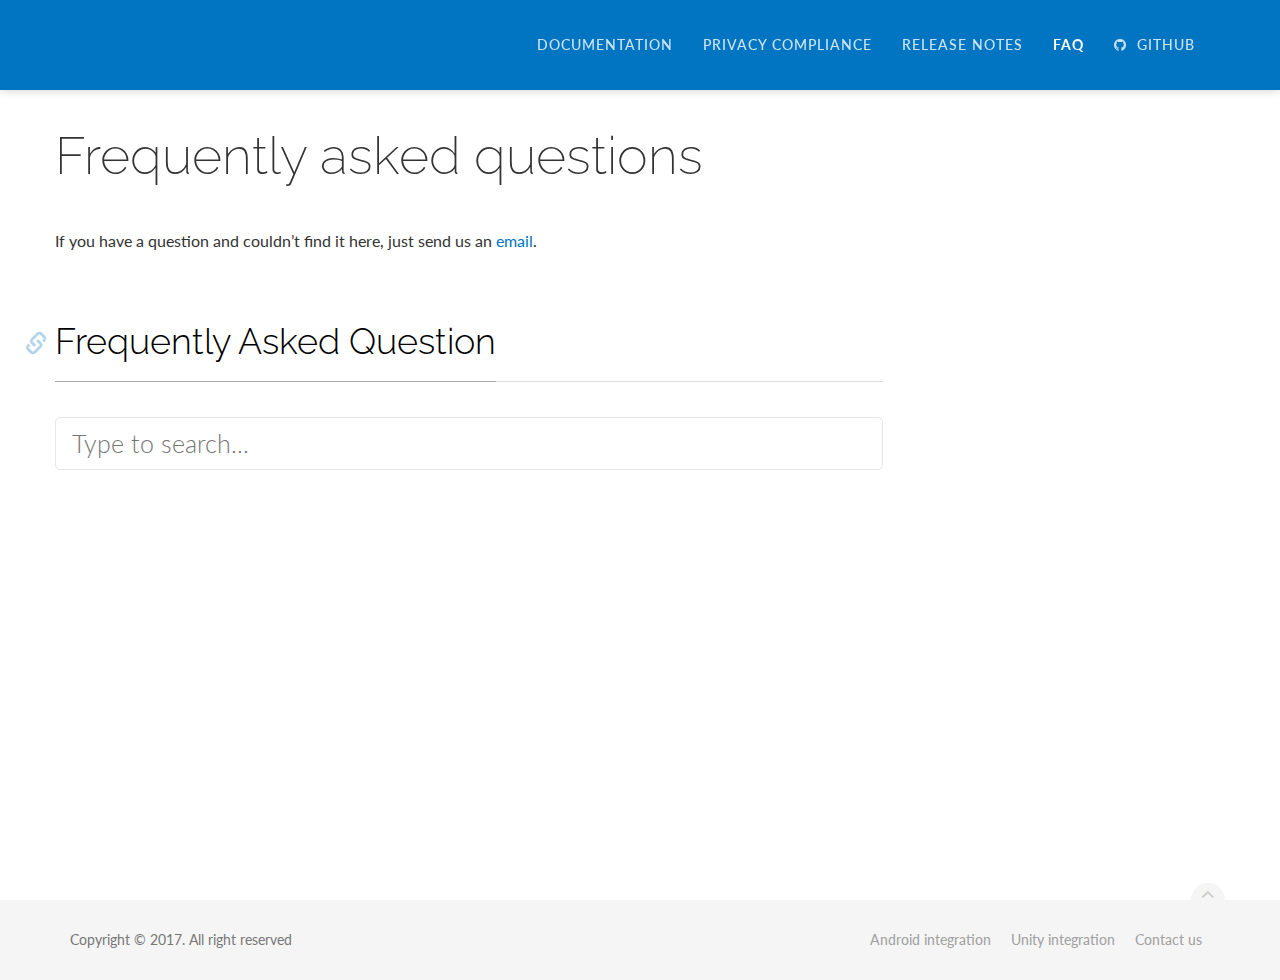
<file: docs/faq.html>
<!DOCTYPE html>
<html lang="en">
<head>
    <meta charset="utf-8">
    <meta http-equiv="X-UA-Compatible" content="IE=edge">
    <meta name="viewport" content="width=device-width, initial-scale=1">
    <meta name="description" content="">
    <meta name="keywords" content="">

    <title>AMR - Flutter FAQ</title>

    <!-- Styles -->
    <link href="assets/css/theDocs.all.min.css" rel="stylesheet">
    <link href="assets/css/custom.css" rel="stylesheet">
    <link href="assets/css/skin/skin-blue.css" rel="stylesheet">


    <!-- Fonts -->
    <link href='https://fonts.googleapis.com/css?family=Raleway:100,300,400,500%7CLato:300,400' rel='stylesheet'
          type='text/css'>

    <!-- Scripts -->
    <script src="https://ajax.googleapis.com/ajax/libs/jquery/1.12.4/jquery.min.js"></script>

    <!-- Favicons -->
    <link rel="icon" href="https://dashboard.admost.com/Assets/img/admostfavicon.png">
</head>

<body data-spy="scroll" data-target=".sidebar" data-offset="200">

<header class="site-header navbar-transparent sticky">

    <nav class="navbar navbar-default">
        <div class="container">

            <!-- Toggle buttons and brand -->
            <div class="navbar-header">
                <button type="button" class="navbar-toggle" data-toggle="collapse" data-target="#navbar"
                        aria-expanded="true" aria-controls="navbar">
                    <span class="glyphicon glyphicon-option-vertical"></span>
                </button>

                <button type="button" class="navbar-toggle for-sidebar" data-toggle="offcanvas">
                    <span class="icon-bar"></span>
                    <span class="icon-bar"></span>
                    <span class="icon-bar"></span>
                </button>
                <a class="navbar-brand" href="http://admost.github.io"><img src="assets/img/logo-white.svg" alt="logo"></a>

            </div>
            <!-- END Toggle buttons and brand -->

            <!-- Top navbar -->
            <div id="navbar" class="navbar-collapse collapse" aria-expanded="true" role="banner">
                <ul class="nav navbar-nav navbar-right">
                    <li><a href="index.html">Documentation</a></li>
                    <li><a target="_blank" href="https://admost.github.io/privacy.html">Privacy Compliance</a></li>
                    <li><a href="release-notes.html">Release Notes</a></li>
                    <li class="active"><a href="faq.html">FAQ</a></li>
                    <li>
                        <a target="_blank" href="https://github.com/admost/amrflutter">
                        <i class="fa fa-github"></i>&nbsp;&nbsp;Github</a>
                    </li>
                </ul>
            </div>
            <!-- END Top navbar -->
        </div>
    </nav>
    <!-- END Top navbar & branding -->
</header>


<main class="container">
    <div class="row">
        <!-- Main content -->
        <article class="col-sm-9 main-content" role="main">
            <h1>Frequently asked questions</h1>
            <p>If you have a question and couldn’t find it here, just send us an <a href="mailto:amr@admost.com">email</a>.</p>
            <p></p>

            <section>
                <h2 id="faq">Frequently Asked Question</h2>
                <div class="faq">
                    <input class="faq-search" type="text" placeholder="Type to search...">

                    
                </div>
            </section>

        </article>
        <!-- END Main content -->
    </div>
</main>


<!-- Footer -->
<footer class="site-footer">
    <div class="container">
        <a id="scroll-up" href="#"><i class="fa fa-angle-up"></i></a>

        <div class="row">
            <div class="col-md-6 col-sm-6">
                <p>Copyright &copy; 2017. All right reserved</p>
            </div>
            <div class="col-md-6 col-sm-6">
                <ul class="footer-menu">
                    <li><a href="http://admost.github.io/amrandroid">Android integration</a></li>
                    <li><a href="http://admost.github.io/amrunity">Unity integration</a></li>
                    <li><a href="mailto:amr@admost.com">Contact us</a></li>
                </ul>
            </div>
        </div>
    </div>
</footer>
<!-- END Footer -->

<!-- Scripts -->
<!-- Placed at the end of the document so the pages load faster -->
<script>
    window.jQuery || document.write('<script src="assets/js/vendor/jquery.min.js"><\/script>')
</script>

<script src="adnetworks.js" type="text/javascript"></script>
<script src="assets/js/theDocs.all.min.js"></script>
<script src="assets/js/custom.js"></script>

</body>
</html>
</file>
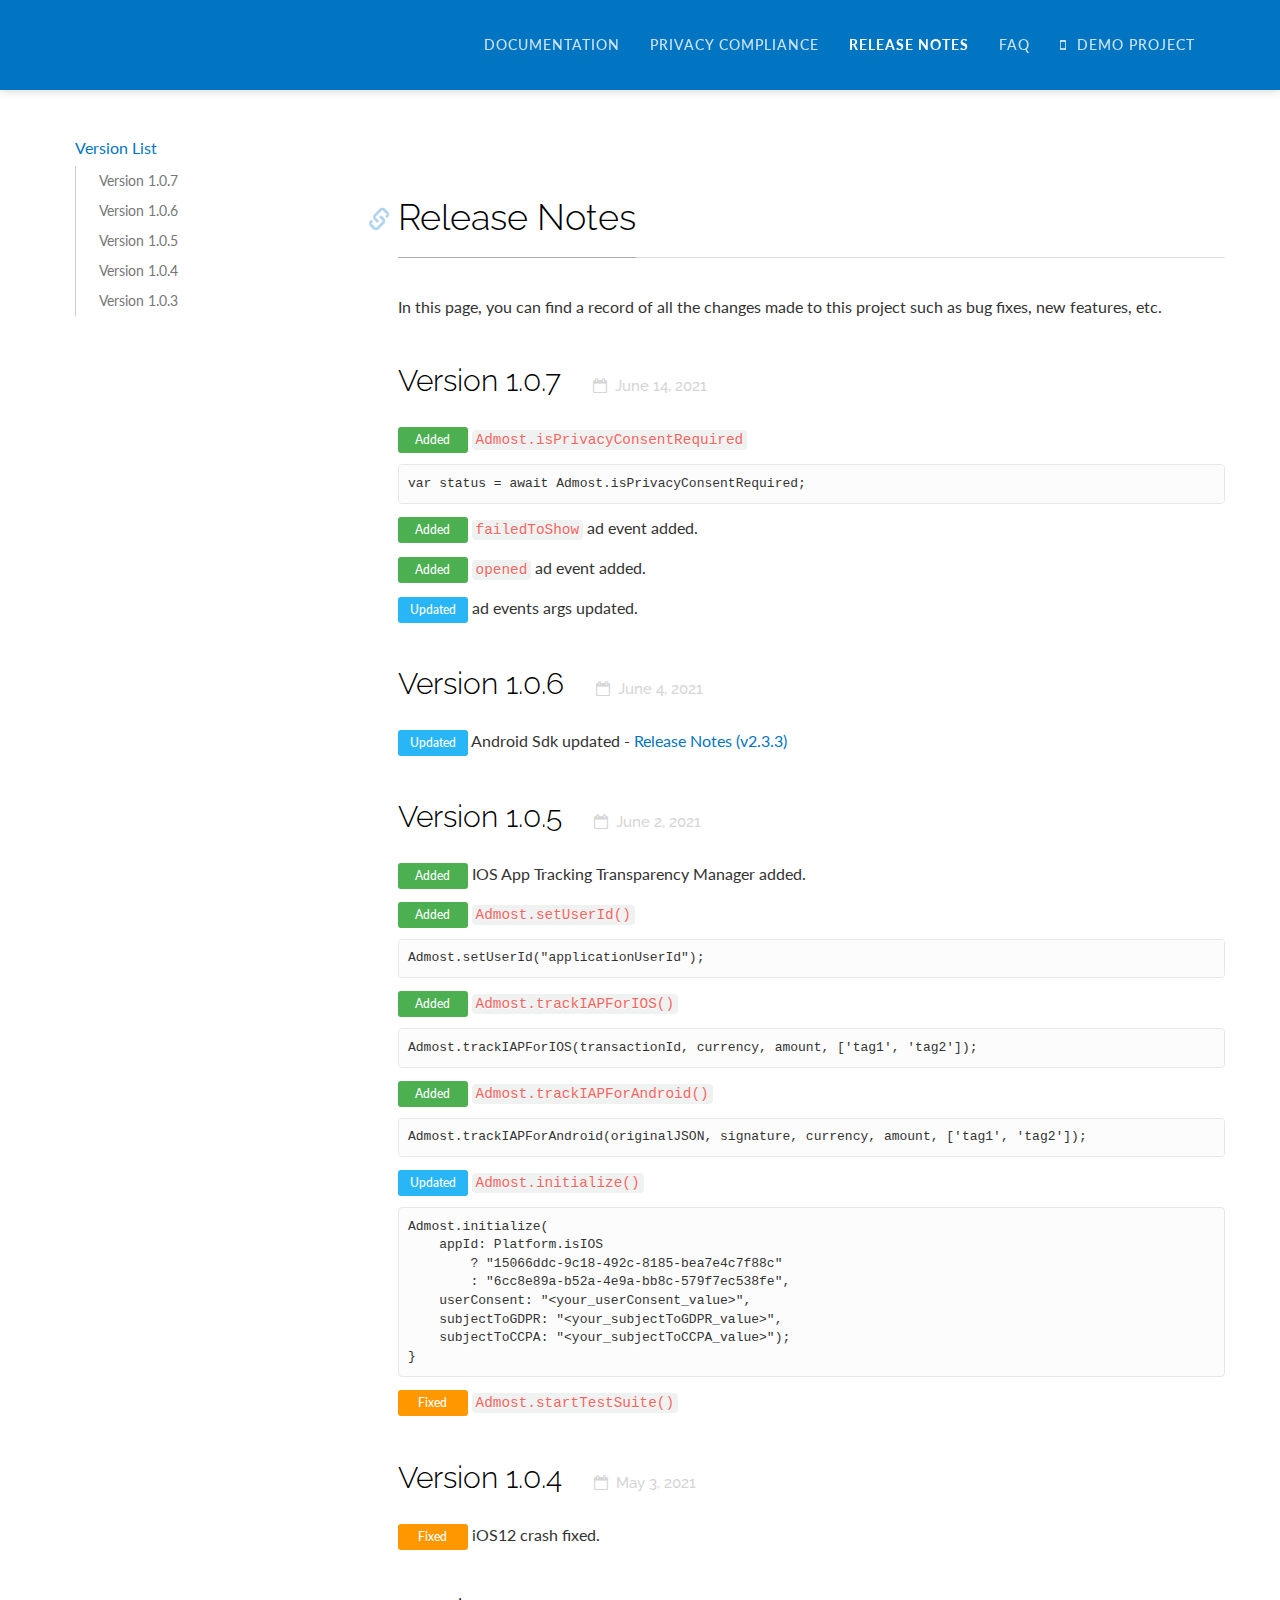
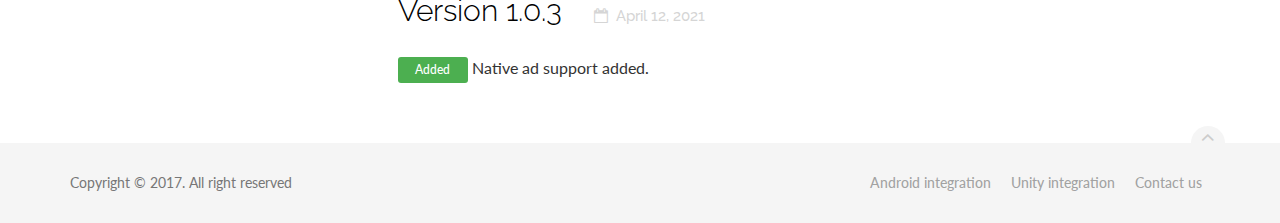
<file: docs/release-notes.html>
<!DOCTYPE html>
<html lang="en">

<head>
    <meta charset="utf-8">
    <meta http-equiv="X-UA-Compatible" content="IE=edge">
    <meta name="viewport" content="width=device-width, initial-scale=1">
    <meta name="description" content="">
    <meta name="keywords" content="">
    <title>AMR - Flutter Release Notes</title>
    <!-- Styles -->
    <link href="assets/css/theDocs.all.min.css" rel="stylesheet">
    <link href="assets/css/custom.css" rel="stylesheet">
    <link href="assets/css/skin/skin-blue.css" rel="stylesheet">
    <!-- Fonts -->
    <link href="https://fonts.googleapis.com/css?family=Raleway:100,300,400,500%7CLato:300,400" rel="stylesheet"
        type="text/css">
    <!-- Scripts -->
    <script src="https://ajax.googleapis.com/ajax/libs/jquery/1.12.4/jquery.min.js"></script>
    <!-- Favicons -->
    <link rel="icon" href="https://dashboard.admost.com/Assets/img/admostfavicon.png">
</head>

<body data-spy="scroll" data-target=".sidebar" data-offset="200">
    <header class="site-header navbar-transparent sticky">
        <nav class="navbar navbar-default">
            <div class="container">
                <!-- Toggle buttons and brand -->
                <div class="navbar-header">
                    <button type="button" class="navbar-toggle" data-toggle="collapse" data-target="#navbar"
                        aria-expanded="true" aria-controls="navbar">
                        <span class="glyphicon glyphicon-option-vertical"></span>
                    </button>
                    <button type="button" class="navbar-toggle for-sidebar" data-toggle="offcanvas">
                        <span class="icon-bar"></span>
                        <span class="icon-bar"></span>
                        <span class="icon-bar"></span>
                    </button>
                    <a class="navbar-brand" href="http://admost.github.io"><img src="assets/img/logo-white.svg"
                            alt="logo"></a>
                </div>
                <!-- END Toggle buttons and brand -->
                <!-- Top navbar -->
                <div id="navbar" class="navbar-collapse collapse" aria-expanded="true" role="banner">
                    <ul class="nav navbar-nav navbar-right">
                        <li><a href="index.html">Documentation</a></li>
                        <li><a target="_blank" href="https://admost.github.io/privacy.html">Privacy Compliance</a></li>
                        <li class="active"><a href="release-notes.html">Release Notes</a></li>
                        <li><a href="faq.html">FAQ</a></li>
                        <li><a target="_blank" href="http://download.admost.com/AMRDemo.zip">
                                <i class="fa fa-mobile-phone"></i>&nbsp;&nbsp;Demo Project</a>
                        </li>
                    </ul>
                </div>
                <!-- END Top navbar -->
            </div>
        </nav>
        <!-- END Top navbar & branding -->
    </header>
    <main class="container">
        <div class="row">
            <!-- Sidebar -->
            <aside class="col-sm-3 sidebar">
                <ul class="nav sidenav dropable sticky">
                    <li><a href="#release-notes">Version List</a>
                        <ul>
                            <li><a href="#v1.0.7">Version 1.0.7</a></li>
                            <li><a href="#v1.0.6">Version 1.0.6</a></li>
                            <li><a href="#v1.0.5">Version 1.0.5</a></li>
                            <li><a href="#v1.0.4">Version 1.0.4</a></li>
                            <li><a href="#v1.0.3">Version 1.0.3</a></li>
                        </ul>
                    </li>
                </ul>
            </aside>
            <!-- END Sidebar -->
            <!-- Main content -->
            <article class="col-sm-9 main-content" role="main">
                <section>
                    <h2 id="release-notes">Release Notes</h2>
                    <header>
                        <p>In this page, you can find a record of all the changes made to this project such as bug
                            fixes,
                            new features, etc.</p>
                    </header>
                    <!-- 1.0.7 -->
                    <h3 id="v1.0.7">Version 1.0.7 <small class="release-date">June 14, 2021</small> </h3>

                    <p><span class="change change-added"></span> <code>Admost.isPrivacyConsentRequired</code></p>
                    <pre><code>  var status = await Admost.isPrivacyConsentRequired;
                        </code></pre>
                    <p><span class="change change-added"></span> <code>failedToShow</code> ad event added.</p>
                    <p><span class="change change-added"></span> <code>opened</code> ad event added.</p>
                    <p><span class="change change-updated"></span> ad events args updated.</p>

                    <!-- END 1.0.7 -->
                    <!-- 1.0.6 -->
                    <h3 id="v1.0.6">Version 1.0.6 <small class="release-date">June 4, 2021</small> </h3>
                    <p><span class="change change-updated"></span> Android Sdk updated - <a
                            href="https://admost.github.io/amrandroid/release-notes.html#v2.3.3">Release Notes
                            (v2.3.3)</a></p>
                    <!-- END 1.0.6 -->
                    <!-- 1.0.5 -->
                    <h3 id="v1.0.5">Version 1.0.5 <small class="release-date">June 2, 2021</small> </h3>


                    <p><span class="change change-added"></span> IOS App Tracking Transparency Manager added.</p>
                    <p><span class="change change-added"></span> <code>Admost.setUserId()</code></p>
                    <pre><code>
                            Admost.setUserId("applicationUserId");
                        </code></pre>
                    <p><span class="change change-added"></span> <code>Admost.trackIAPForIOS()</code></p>
                    <pre><code>
                            Admost.trackIAPForIOS(transactionId, currency, amount, ['tag1', 'tag2']);
                        </code></pre>
                    <p><span class="change change-added"></span> <code>Admost.trackIAPForAndroid()</code></p>
                    <pre><code>
                            Admost.trackIAPForAndroid(originalJSON, signature, currency, amount, ['tag1', 'tag2']);
                        </code></pre>
                    <p><span class="change change-updated"></span> <code>Admost.initialize()</code></p>
                    <pre><code>
Admost.initialize(
    appId: Platform.isIOS
        ? "15066ddc-9c18-492c-8185-bea7e4c7f88c"
        : "6cc8e89a-b52a-4e9a-bb8c-579f7ec538fe",
    userConsent: "&lt;your_userConsent_value&gt;",
    subjectToGDPR: "&lt;your_subjectToGDPR_value&gt;",
    subjectToCCPA: "&lt;your_subjectToCCPA_value&gt;");
}                        </code></pre>
                    <p><span class="change change-fixed"></span> <code>Admost.startTestSuite()</code></p>

                    <!-- END 1.0.5 -->
                    <!-- 1.0.4 -->
                    <h3 id="v1.0.4">Version 1.0.4 <small class="release-date">May 3, 2021</small> </h3>
                    <p><span class="change change-fixed"></span> iOS12 crash fixed.</p>
                    <!-- END 1.0.4 -->
                    <!-- 1.0.3 -->
                    <h3 id="v1.0.3">Version 1.0.3 <small class="release-date">April 12, 2021</small> </h3>
                    <p><span class="change change-added"></span> Native ad support added.</p>
                    <!-- END 1.0.3 -->
                </section>
            </article>
            <!-- END Main content -->
        </div>
    </main>
    <!-- Footer -->
    <footer class="site-footer">
        <div class="container">
            <a id="scroll-up" href="#"><i class="fa fa-angle-up"></i></a>
            <div class="row">
                <div class="col-md-6 col-sm-6">
                    <p>Copyright &copy; 2017. All right reserved</p>
                </div>
                <div class="col-md-6 col-sm-6">
                    <ul class="footer-menu">
                        <li><a href="http://admost.github.io/amrandroid">Android integration</a></li>
                        <li><a href="http://admost.github.io/amrunity">Unity integration</a></li>
                        <li><a href="mailto:amr@admost.com">Contact us</a></li>
                    </ul>
                </div>
            </div>
        </div>
    </footer>
    <!-- END Footer -->
    <!-- Scripts -->
    <!-- Placed at the end of the document so the pages load faster -->
    <script>
        window.jQuery || document.write('<script src="assets/js/vendor/jquery.min.js"><\/script>')
    </script>
    <script src="adnetworks.js" type="text/javascript"></script>
    <script src="assets/js/theDocs.all.min.js"></script>
    <script src="assets/js/custom.js"></script>
</body>

</html>
</file>
<file: docs/assets/css/custom.css>
/**
 * Icon list
 */

/* Glyphicons */
.glyphicons-list {
  list-style: none;
  padding: 0;
}

.react-icon {
  background:url('../img/react.svg');
  display: inline-block;
  width: 56px;
  height: 50px;
  /* Other styles here */
}
.glyphicons-list li {
  display: inline-block;
  float: left;
  width: 12.5%;
  height: 115px;
  background-color: #f8f8f8;
  border: 1px solid #fff;
  padding: 10px;
  transition: .3s ease;
}

.glyphicons-list li:hover {
  background-color: #eee;
}

.glyphicons-list .glyphicon {
  display: block;
  text-align: center;
  font-size: 25px;
  color: #222;
}

.glyphicons-list .glyphicon-class {
  display: block;
  text-align: center;
  margin-top: 10px;
  line-height: 16px;
  font-size: 13px;
}

/* Font Awesome */
.fa-page-header {
  font-size: 20px;
  padding-bottom: 15px;
  border-bottom: 1px solid #f1f1f1;
}

.fontawesome-icon-list .fa-hover {
  margin-bottom: 5px;
  transition: .3s ease;
}

.fontawesome-icon-list .fa-hover:hover {
  background-color: #f8f8f8;
}

.fontawesome-icon-list .fa-hover .fa {
  width: 25px;
  color: #222;
}


@media (max-width: 767px) {
  .glyphicons-list li {
    width: 25%;
  }
}


/**
 * Prism supported languages
 */
.prism-languages {
  list-style: none;
  padding: 0;
  margin: 20px 0;
}

.prism-languages li {
  width: 33.3333%;
  float: left;
}

.prism-languages li code {
  margin-left: 8px;
}

@media (max-width: 991px) {

  .prism-languages li {
    width: 50%;
  }

}


/**
 * Code window spacer
 */
.window-content .btn {
  margin-bottom: 6px;
}
</file>
<file: docs/assets/css/skin/skin-blue.css>
.navbar-default.navbar-light li > a:focus,
.navbar-default.navbar-light li > a:hover,
.navbar-default.navbar-light .active > a,
.navbar-default.navbar-light .active > a:focus,
.navbar-default.navbar-light .active > a:hover,
.navbar-default.navbar-light .open > a:focus,
.navbar-default.navbar-light .open > a:hover,
.navbar-default.navbar-light .open > a,
.sidenav a.active,
.sidenav a:hover,
.sidenav > li > a.active,
.sidenav > li > a:hover,
.sidenav li.active > a,
.sidebar-boxed .sidenav > li > a:hover,
.sidebar-boxed .sidenav > li > a.open,
a,
a:focus,
a:hover,
h1 a:before,
h2 a:before,
h3 a:before,
.toc a:hover,
.toc a:active,
.tabs-text .nav-tabs > li.active a,
.tabs-btn .nav-tabs li.active a,
.code-tabs .languages .btn.active,
.code-tabs .languages .btn:active,
.promo > .fa,
.promo > .glyphicon,
.pagination > li > a:focus,
.pagination > li > a:hover,
.pagination > li > span:focus,
.pagination > li > span:hover,
.pager li > a:hover {
  color: #0175C2;
}

.site-header .navbar,
.sidenav > li > ul li.active a:before,
.sidenav > li > ul a.active:before,
.sidebar-line .sidenav li.active > a:before,
.sidebar-line .sidenav a.active:before,
.carousel.indicators-out .carousel-indicators .active,
.pagination > .active > a,
.pagination > .active > a:focus,
.pagination > .active > a:hover,
.pagination > .active > span,
.pagination > .active > span:focus,
.pagination > .active > span:hover {
  background-color: #0175C2;
}

.carousel.indicators-out .carousel-indicators li {
  border-color: #0175C2;
}

.tabs-text .nav-tabs > li.active {
  border-bottom-color: #0175C2;
}

.grid-view li {
  border-top-color: #0175C2;
}

@media screen and (max-width: 767px) {
  .navbar {
    background-color: #0175C2 !important;
  }
}

/*# sourceMappingURL=skin-blue.css.map */
</file>
